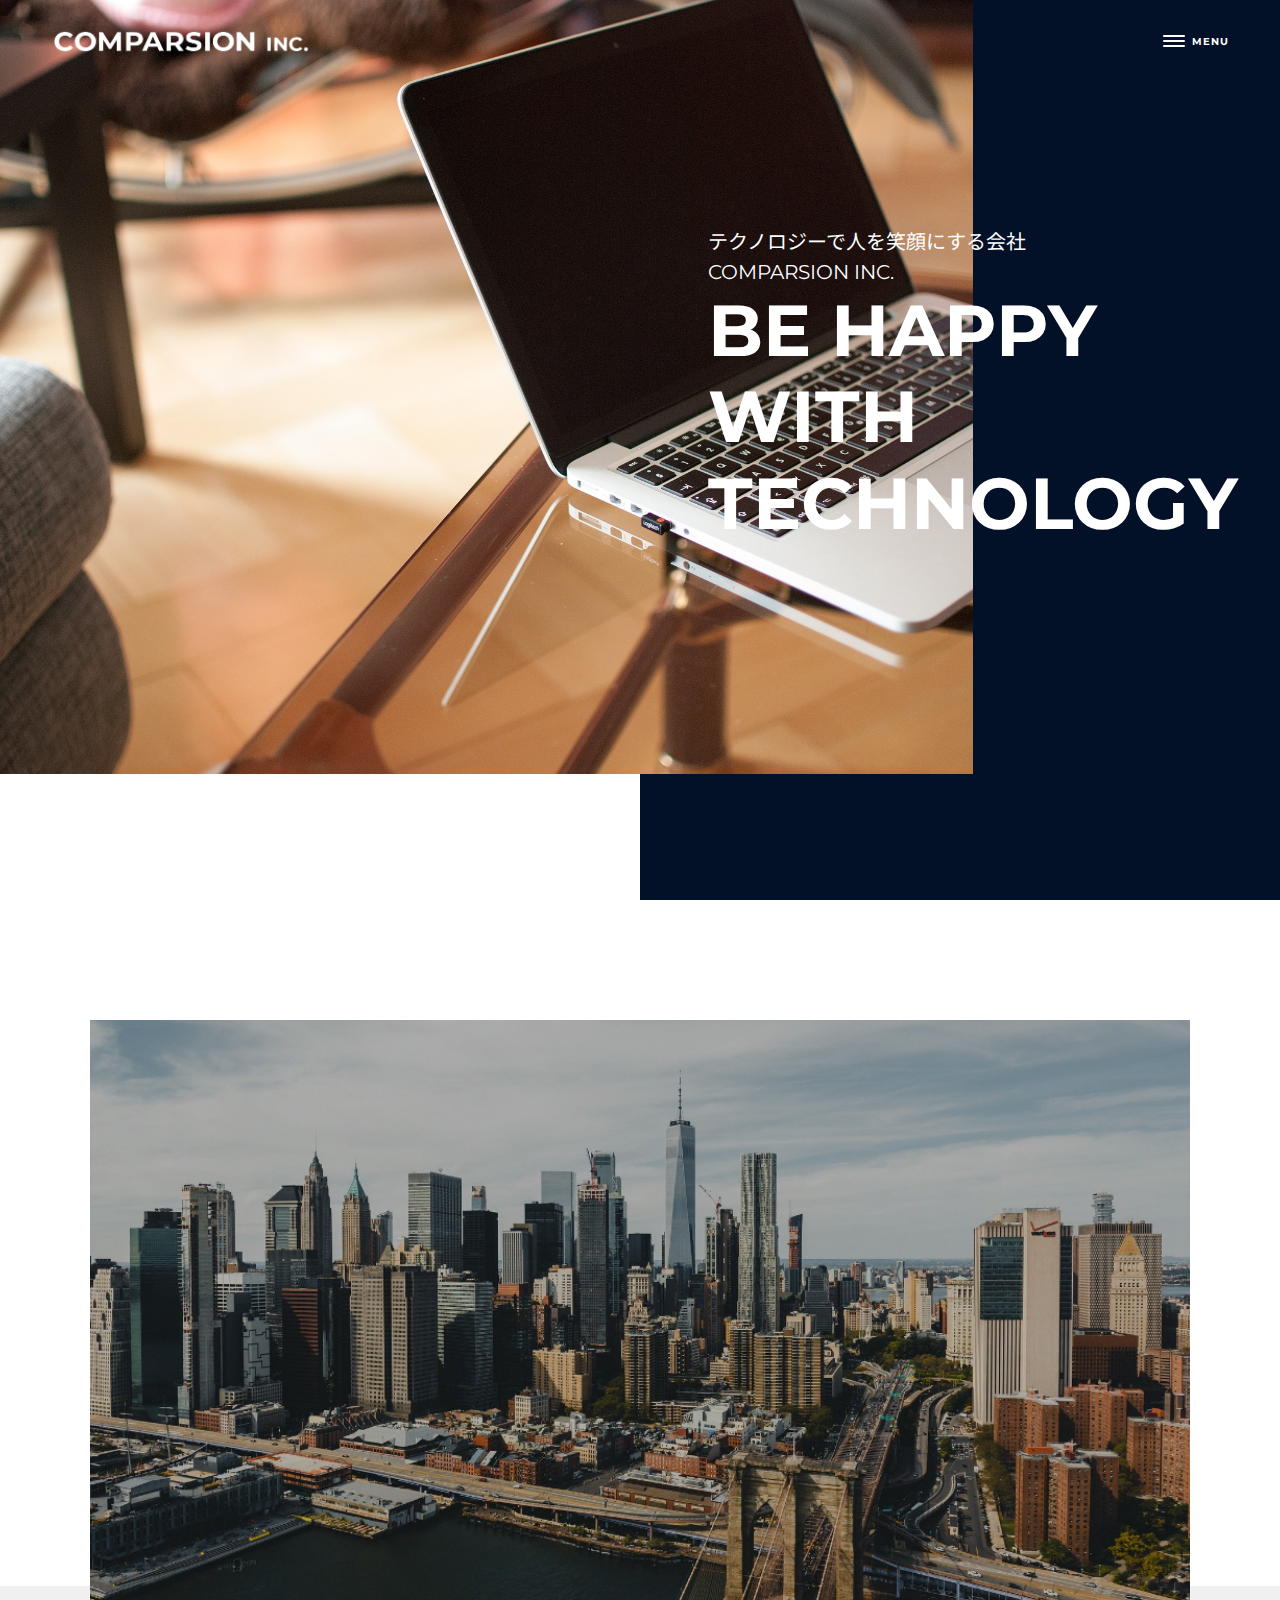
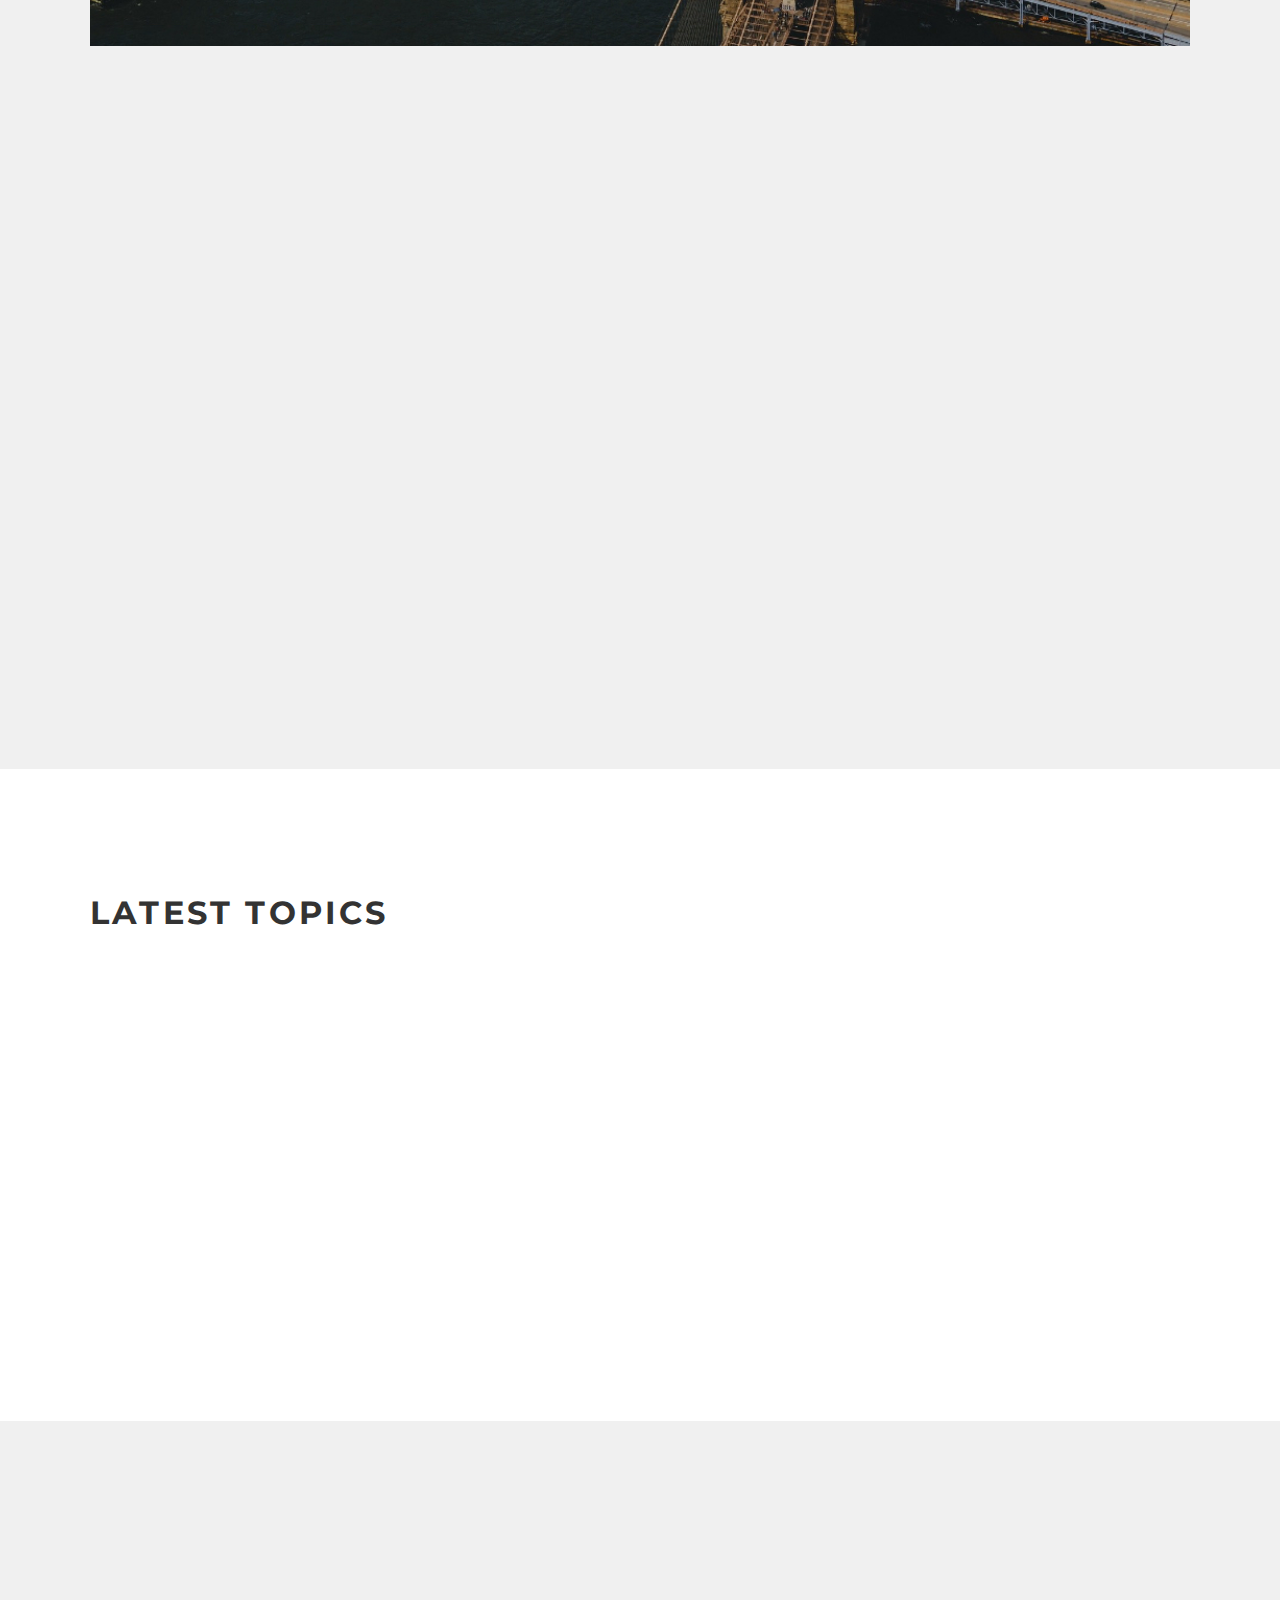
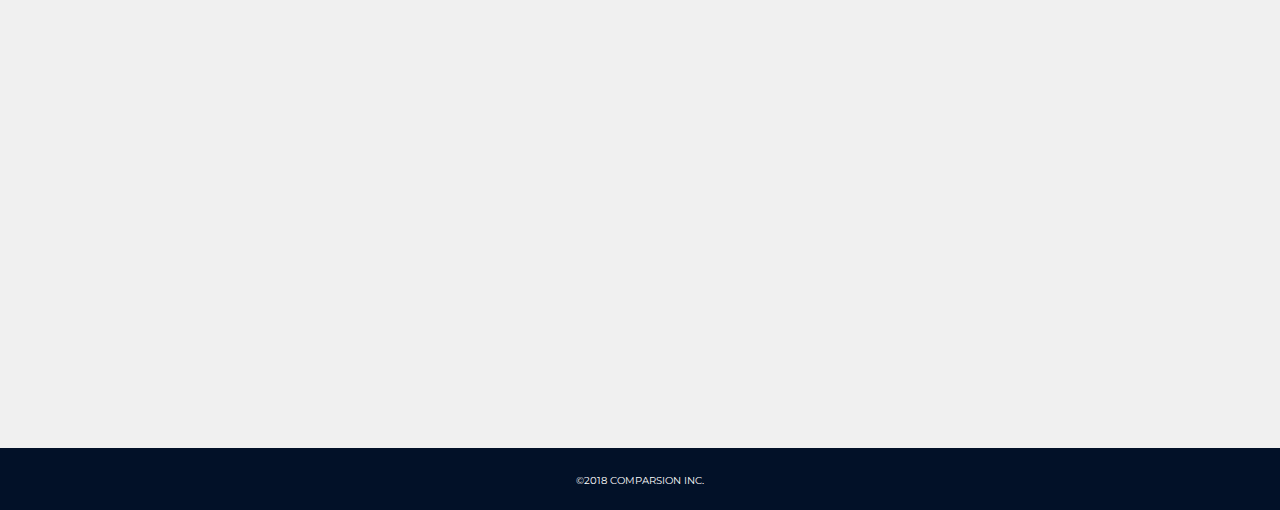
<file: index.html>
<!DOCTYPE html>
<html lang="ja">
<head>
    <meta charset="UTF-8">
    <meta http-equiv="X-UA-Compatible" content="IE=edge">
    <meta name="viewport" content="width=device-width, initial-scale=1.0">
    <title>テクノロジーで人を笑顔にする会社 | COMPARSION INC.</title>
    <link rel="stylesheet" href="./css/reset_YUI3.css">
    <link rel="preconnect" href="https://fonts.gstatic.com"> 
<link href="https://fonts.googleapis.com/css2?family=Montserrat:wght@500;800&family=Noto+Sans+JP:wght@400;700&display=swap" rel="stylesheet">
<link rel="stylesheet" href="./css/style.css">

<script src="./js/vendor/modernizr.custom.min.js"></script>
<script src="./js/vendor/jquery-1.10.2.min.js"></script>
<script src="./js/vendor/jquery-ui-1.10.3.custom.min.js"></script>
<script src="./js/vendor/jquery.mousewheel.js"></script>
<script src="./js/vendor/imagesloaded.pkgd.min.js"></script>
<script src="./js/script.js" defer></script>
</head>

<body>
    <!-- header -->
    <header id="header" class="header">
        <div class="header-inner">
            <h1 class="header-logo"><a href="#"><img src="./images/site-logo.png" alt="会社ロゴ"></a></h1>
            <div class="burger-btn-wp">
                <div class="burger-btn">
                    <span class="bar bar-top"></span>
                    <span class="bar bar-mid"></span>
                    <span class="bar bar-bottom"></span>
                </div>
                <div class="menu">menu</div>
            </div>
        </div>
        <nav id="header-nav" class="header-nav">
            <ul class="header-nav-list">
                <li class="header-nav-item"><a href="#">ー</a></li>
                <li class="header-nav-item"><a href="./about/about.html">ABOUT US</a></li>
                <li class="header-nav-item"><a href="#works">WORKS</a></li>
                <li class="header-nav-item"><a href="#culture">CULTURE</a></li>
                <li class="header-nav-item"><a href="#topics">TOPICS</a></li>
                <li class="header-nav-item"><a href="./contact/contact.html">CONTACT</a></li>
            </ul>
        </nav>
    </header>
    <span class="bg-mask"></span>
<main>
    <!-- fv -->
    <div class="fv">
        <div class="fv-inner">
            <div class="fv-txt">
                <div class="txt-small">テクノロジーで人を笑顔にする会社<br>
                COMPARSION INC.</div>
                <div class="txt-big">BE HAPPY <br>
                WITH <br>
                TECHNOLOGY</div>
            </div>
        </div>
    </div>
    <!-- about -->
    <section id="about">
        <div class="containerH">
            <div class="containerW">
                <div class="about-inner fade-animation">
                    <h2 class="section-title">ABOUT US</h2>
                    <div class="about-txt">
                        「テクノロジーの力を証明する」をビジョンに掲げております。今後テクノロジーが重要視されていくこの時代に、テクノロジーを活用したコンサルティング事業などを通して、力を証明したいと考えています。
                        企業価値や社会的信用力の向上に努めると同時に、「テクノロジーの力を証明する」というビジョンに向け、更なる飛躍を目指してまいります。
                    </div>
                    <a href="./about/about.html" class="btn">READ MORE</a>
                </div>
            </div>
        </div>
    </section>
    <div class="section-wpH">
        <div class="containerW section-wp">
            <!-- works -->
           <section id="works" class="fade-animation">
                <h2 class="section-title">WORKS</h2>
                <img src="./images/works-img.jpg" alt="worksイメージ写真">
                <div class="works-txt txt">COMPARSIONの制作実績を紹介します。</div>
                <button class="btn">READ MORE</button>
           </section>
           <!-- culture -->
            <section id="culture" class="fade-animation">
                <h2 class="section-title">CULTURE</h2>
                <img src="./images/culture-img.jpg" alt="cultureイメージ写真">
                <div class="culture-txt txt">COMPARSIONの社内文化について紹介します。</div>
                <button class="btn">READ MORE</button>
            </section>  
        </div>
    </div>
    <!-- topic -->
    <section id="topics">
        <div class="containerH">
            <div class="containerW">
                <h2 class="section-title">LATEST TOPICS</h2>
                <ul class="topic-list fade-animation">
                    <li class="topic-item">
                        <a href="#">
                            <time>2020.02.01</time>
                            <div class="topic-txt">イベントレポート「VRクリエイター座談会 〜5Gの次に来るもの〜」</div>
                        </a>
                    </li>
                    <li class="topic-item">
                        <a href="#">
                            <time>2020.01.18</time>
                            <div class="topic-txt">××新聞に掲載。弊社代表インタビュー</div>
                        </a>
                    </li>
                    <li class="topic-item">
                        <a href="#">
                            <time>2020.01.01</time>
                            <div class="topic-txt">新年明けましておめでとうございます</div>
                        </a>
                    </li>
                    <button class="btn">READ MORE</button>
                </ul>
            </div>
        </div>
    </section>
    <!-- contact -->
    <section id="contact">
        <div class="containerH">
            <div class="containerW">
                <div class="contact-inner fade-animation">
                    <h2 class="section-title">CONTACT</h2>
                    <div class="contact-txt">
                        仕事の依頼、IRや採用についての連絡・お問い合わせはコンタクトページから承っております。<br>
                        まずはお気軽にご連絡ください。担当者から改めて返信いたします。
                    </div>
                    <a href="./contact/contact.html" class="btn">READ MORE</a>
                </div>
                <div class="contact-inner fade-animation">
                    <img src="./images/contact-img.jpg" alt="contactイメージ写真">
                </div>
            </div>
        </div>
    </section>
</main>
<!-- footer -->
    <footer>
        <small>&copy;2018 COMPARSION INC.</small>
    </footer>
    
</body>
</html>
</file>
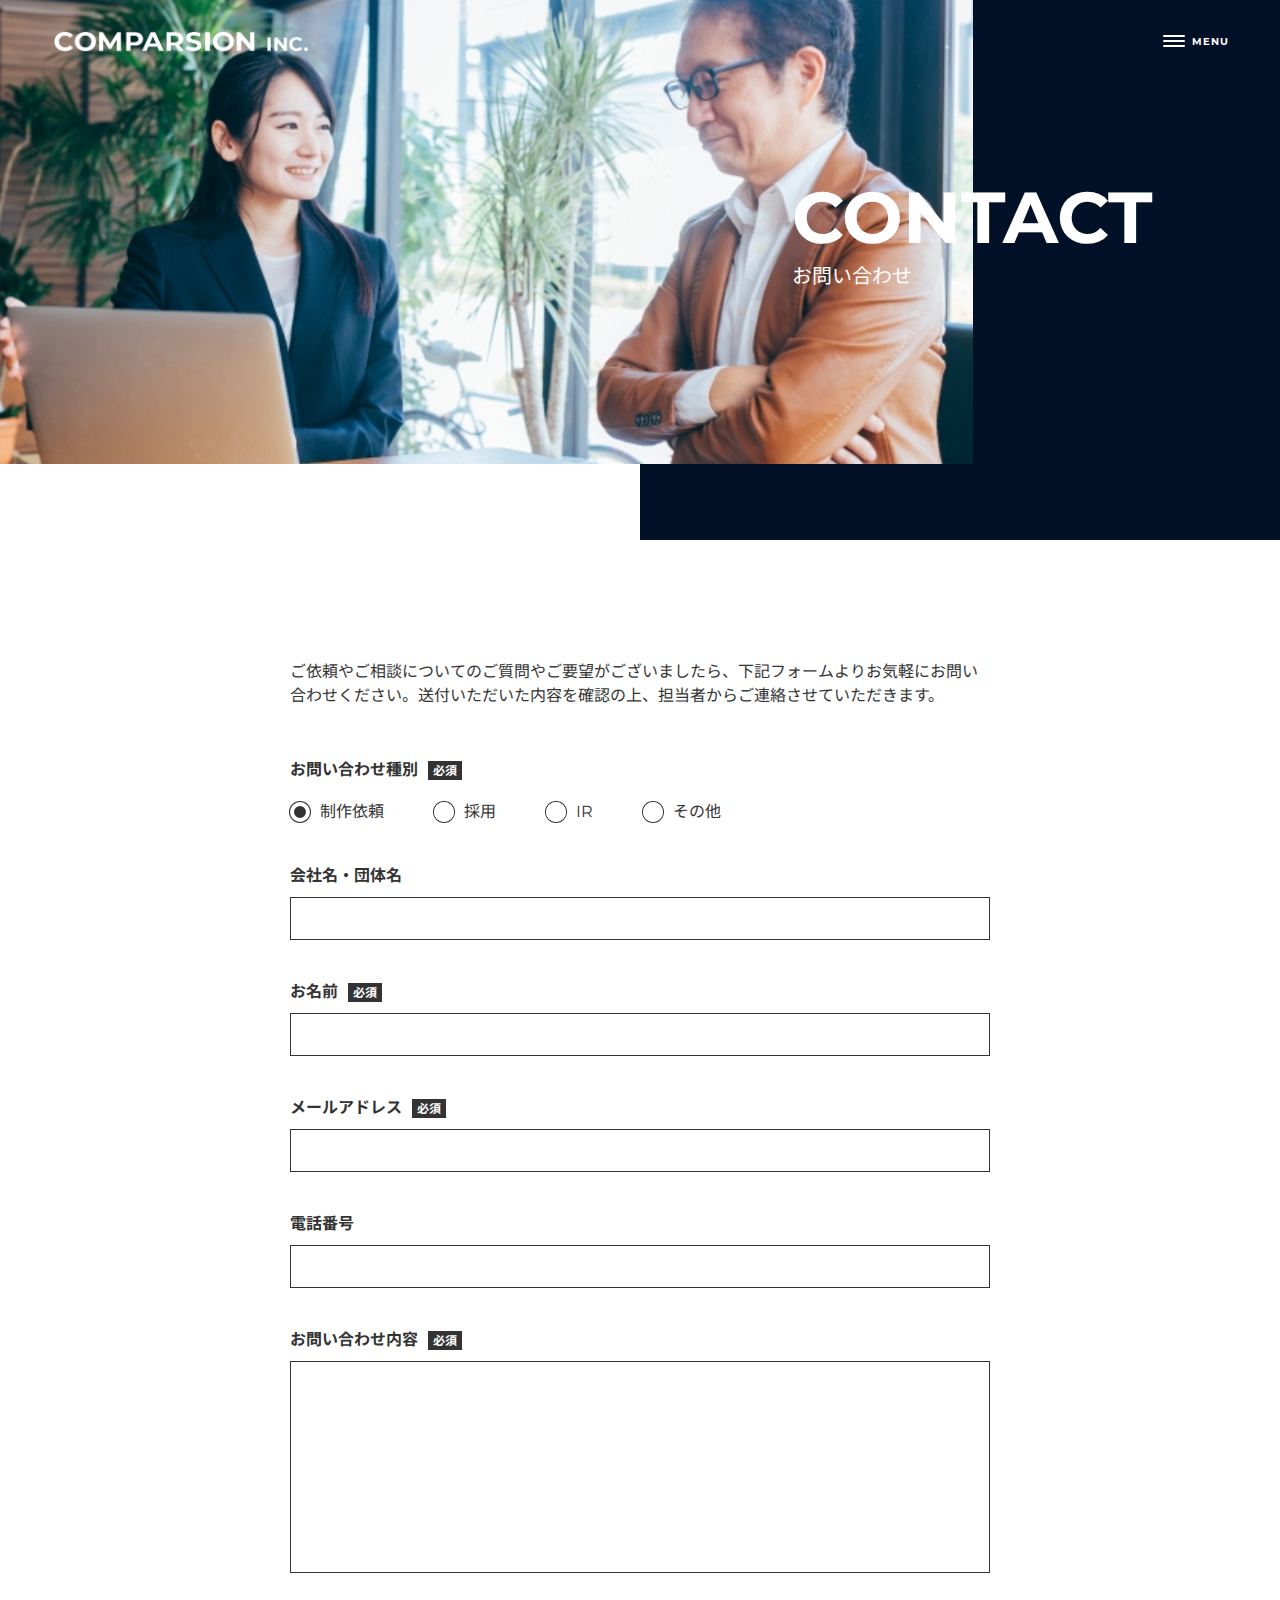
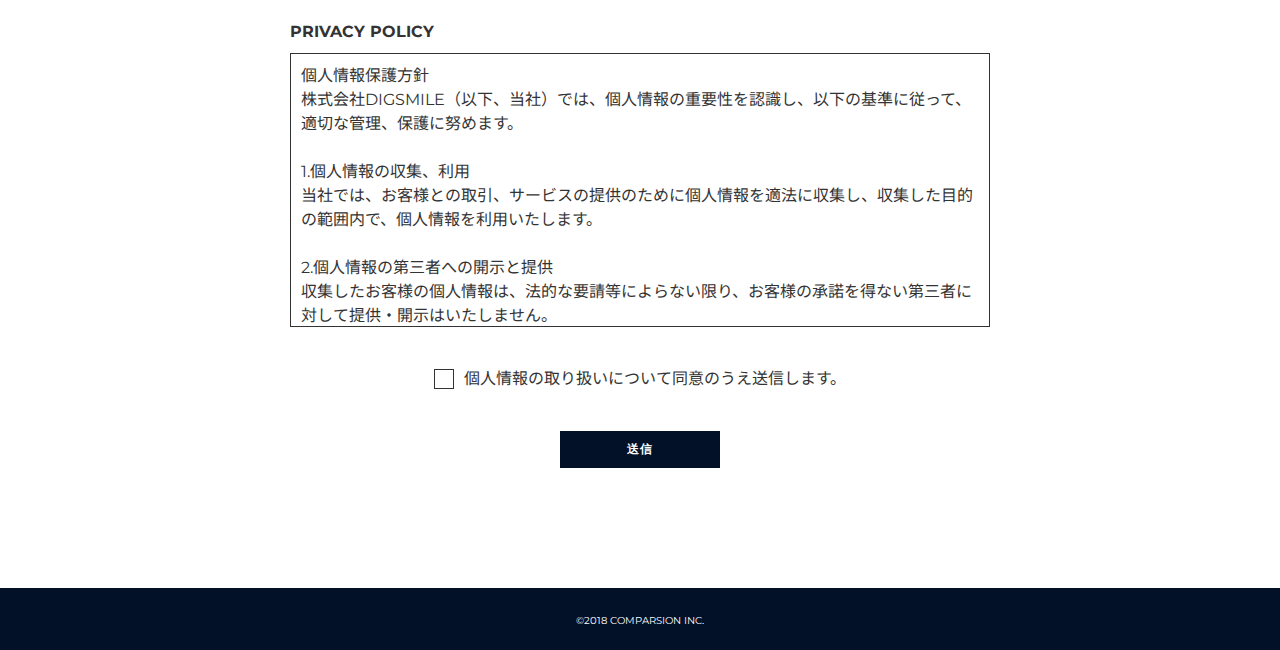
<file: contact/contact.html>
<!DOCTYPE html>
<html lang="ja">
<head>
    <meta charset="UTF-8">
    <meta http-equiv="X-UA-Compatible" content="IE=edge">
    <meta name="viewport" content="width=device-width, initial-scale=1.0">
    <title>CONTACT |　COMPARSION INC.</title>
    <link rel="preconnect" href="https://fonts.gstatic.com"> 
    <link href="https://fonts.googleapis.com/css2?family=Montserrat:wght@500;800&family=Noto+Sans+JP:wght@400;700&display=swap" rel="stylesheet">
    <link rel="stylesheet" href="../css/reset_YUI3.css">
    <link rel="stylesheet" href="../css/contact.css">

    <script src="../js/vendor/modernizr.custom.min.js"></script>
    <script src="../js/vendor/jquery-1.10.2.min.js"></script>
    <script src="../js/vendor/jquery-ui-1.10.3.custom.min.js"></script>
    <script src="../js/vendor/jquery.mousewheel.js"></script>
    <script src="../js/vendor/imagesloaded.pkgd.min.js"></script>
    <script src="../js/script.js" defer></script>
</head>

<body>
    <!-- header -->
    <header id="header">
        <div class="header-inner">
            <h1 class="header-logo"><a href="../index.html"><img src="../images/site-logo.png" alt="会社ロゴ"></a></h1>
            <div class="burger-btn-wp">
                <div class="burger-btn">
                    <span class="bar bar-top"></span>
                    <span class="bar bar-mid"></span>
                    <span class="bar bar-bottom"></span>
                </div>
                <div class="menu">menu</div>
            </div>
        </div>
        <nav id="header-nav" class="header-nav">
            <ul class="header-nav-list">
                <li class="header-nav-item"><a href="../index.html">ー</a></li>
                <li class="header-nav-item"><a href="../about/about.html">ABOUT US</a></li>
                <li class="header-nav-item"><a href="#works">WORKS</a></li>
                <li class="header-nav-item"><a href="#culture">CULTURE</a></li>
                <li class="header-nav-item"><a href="#topics">TOPICS</a></li>
                <li class="header-nav-item"><a href="#">CONTACT</a></li>
            </ul>
        </nav>
    </header>
    <span class="bg-mask"></span>

<main>

    <!-- fv -->
    <div class="fv">
        <div class="fv-inner">
            <div class="fv-txt">
                <div class="txt-big">CONTACT</div>
                <div class="txt-small">お問い合わせ</div>
            </div>
        </div>
        <span class="scroll">scroll</span>
    </div>

    <!-- form -->
    <div class="form-wp">
        <div class="containerH">
            <div class="containerW">
                <form action="">
                    <p class="form-lead">ご依頼やご相談についてのご質問やご要望がございましたら、下記フォームよりお気軽にお問い合わせください。送付いただいた内容を確認の上、担当者からご連絡させていただきます。</p>
                    <ul class="form-list">
                        <li class="form-item">
                            <p class="form-title radio-title">お問い合わせ種別<span class="required">必須</span></p>
                            <ul class="radio-list">
                                <li class="radio-item"><input type="radio" id="a" name="radio" checked><label for="a">制作依頼</label></li>
                                <li class="radio-item"><input type="radio" id="b" name="radio"><label for="b">採用</label></li>
                                <li class="radio-item"><input type="radio" id="c" name="radio"><label for="c">IR</label></li>
                                <li class="radio-item"><input type="radio" id="d" name="radio"><label for="d">その他</label></li>
                            </ul>
                        </li>
                        <li class="form-item">
                            <label for="company" class="form-title">会社名・団体名</label>
                            <input type="text" id="company"></li>
                        <li class="form-item">
                            <label for="name" class="form-title">お名前<span class="required">必須</span></label>
                            <input type="text" id="name"></li>
                        <li class="form-item">
                            <label for="email" class="form-title">メールアドレス<span class="required">必須</span></label>
                            <input type="text" id="email"></li>
                        <li class="form-item">
                            <label for="tel" class="form-title">電話番号</label>
                            <input type="text" id="tel"></li>
                        <li class="form-item">
                            <label for="message" class="form-title">お問い合わせ内容<span class="required">必須</span></label>
                            <textarea name="message" id="message" ></textarea>
                    </ul>
                    <p class="form-title">PRIVACY POLICY</p>
                    <div class="privacy-inner">
                        <p class="privacy-txt">
                            個人情報保護方針<br>
                            株式会社DIGSMILE（以下、当社）では、個人情報の重要性を認識し、以下の基準に従って、適切な管理、保護に努めます。<br><br>
                            
                            <h3 class="privacy-title">1.個人情報の収集、利用</h3>
                            当社では、お客様との取引、サービスの提供のために個人情報を適法に収集し、収集した目的の範囲内で、個人情報を利用いたします。<br><br>
                            
                            <h3 class="privacy-title">2.個人情報の第三者への開示と提供</h3>
                            収集したお客様の個人情報は、法的な要請等によらない限り、お客様の承諾を得ない第三者に対して提供・開示はいたしません。<br>
                            業務の都合上、業務委託先に個人情報を提供する場合は、機密保持契約等によって業務委託先に個人情報保護を義務付けるとともに、業務委託先が適切に個人情報を取り扱うように管理いたします。<br><br>
                            
                            <h3 class="privacy-title">3.個人情報の保護</h3>
                            当社では、個人情報の紛失、破壊、改ざん、不正アクセス、および漏えい等を防止するため、適切な対策を行います。<br><br>
                            
                            <h3 class="privacy-title">4.法令および関連規範の遵守</h3>
                            当社は、個人情報の取り扱いに関して、個人情報保護法をはじめとする個人情報に関する法令および関連する規範を遵守します。<br><br>
                            
                            <h3 class="privacy-title">5.個人情報の開示・訂正・削除</h3>
                            当社では、個人情報の開示・訂正・削除等の依頼があった場合、情報提供者本人であることを確認の上、すみやかに対応いたします。<br><br>
                            
                            法令や当社方針により、プライバシー・ポリシーを予告なく改訂することがあります。<br><br>
                            
                            <h3 class="privacy-title">お問い合わせ窓口</h3>
                            当社の個人情報の取扱いに関するお問い合わせは下記までご連絡お願いいたします。<br>
                            株式会社ファイアープレイス<br>
                            044-589-4333<br>
                            
                        </p>
                    </div>
                    <div class="check-wp">
                        <input type="checkbox" id="check">
                        <label for="check">個人情報の取り扱いについて同意のうえ送信します。</label>
                    </div>
                    <div class="btn-wp">
                        <button class="form-btn">送信</button>
                    </div>
                </form>
            </div>
        </div>
    </div>
</main>

<!-- footer -->
    <footer>
        <small>&copy;2018 COMPARSION INC.</small>
    </footer>
    
</body>
</html>
</file>
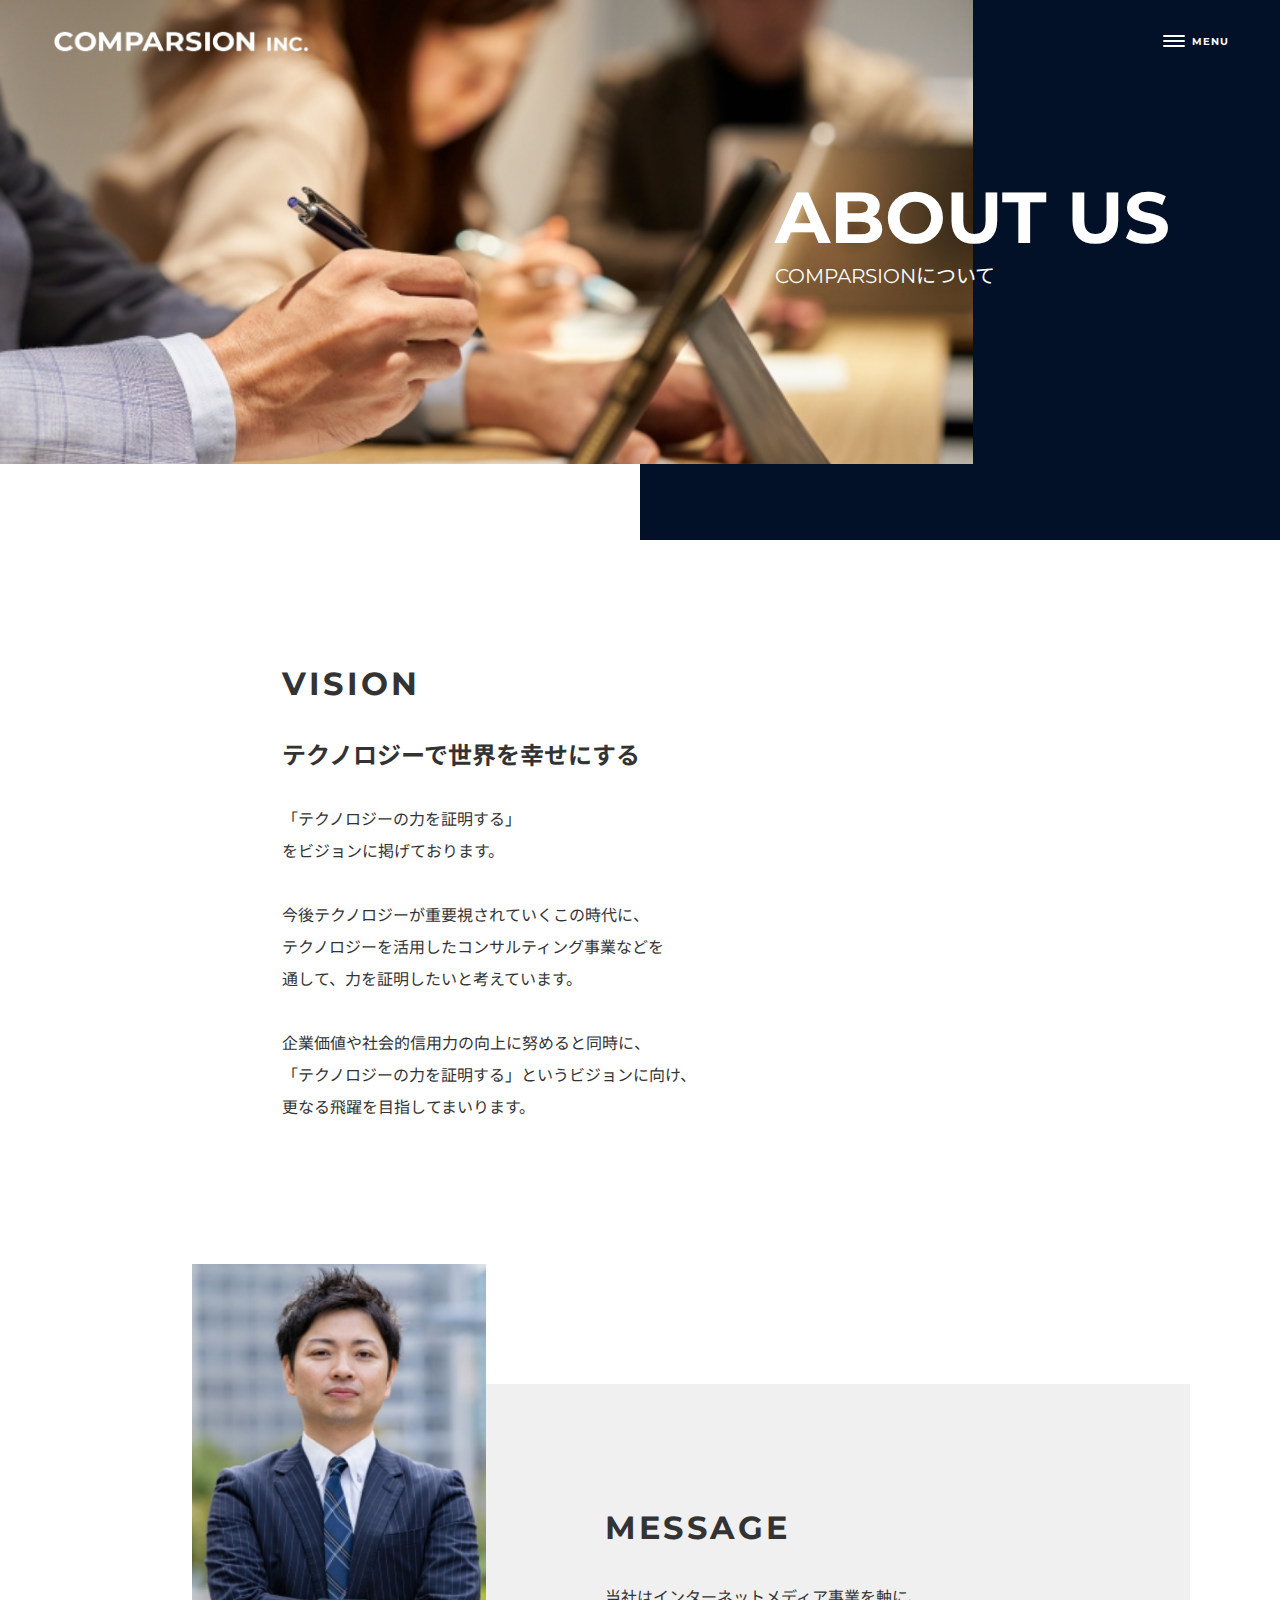
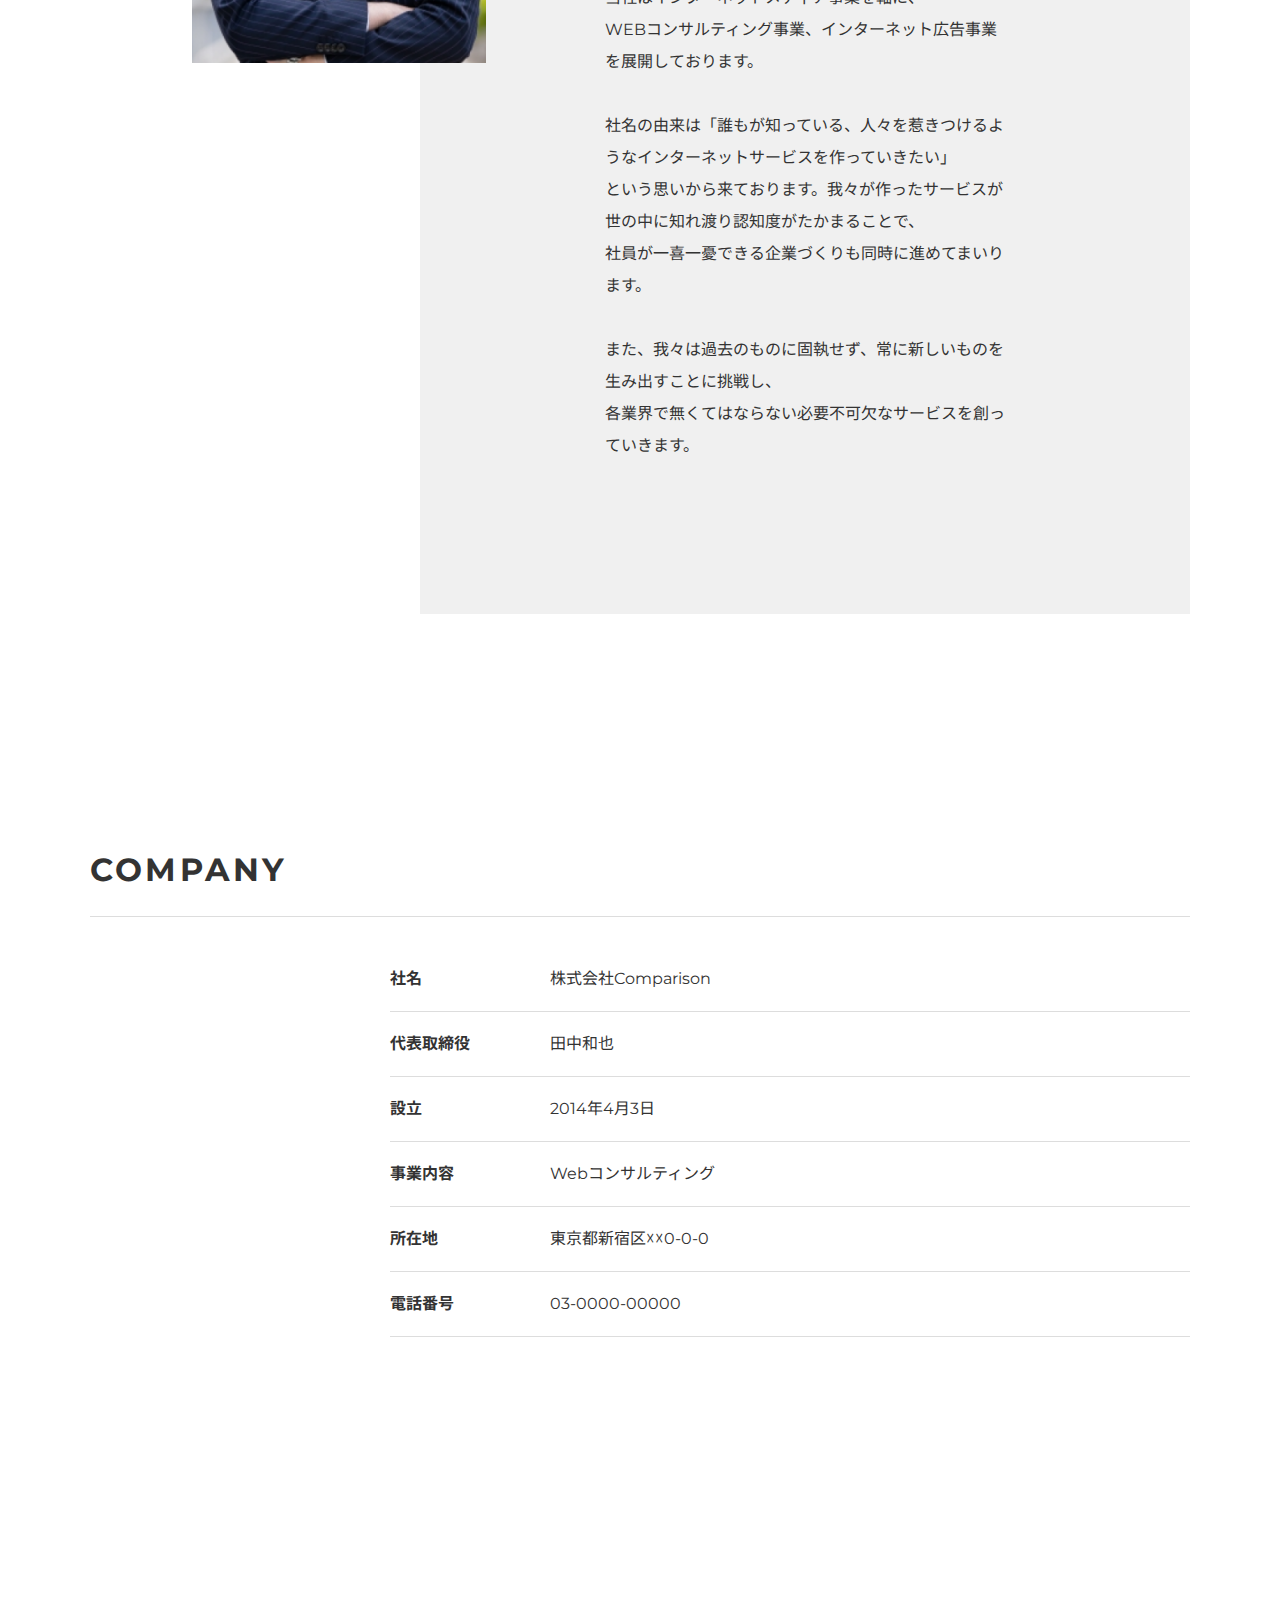
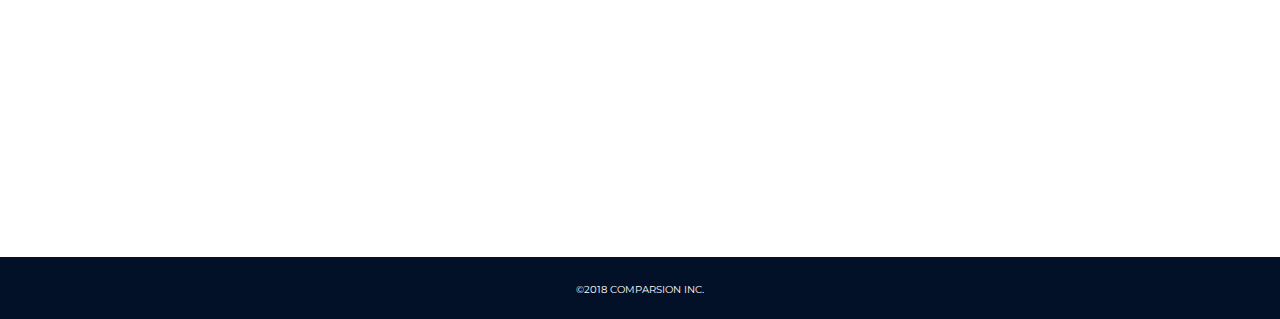
<file: docs/0714S/about/about.html>
<!DOCTYPE html>
<html lang="ja">
<head>
    <meta charset="UTF-8">
    <meta http-equiv="X-UA-Compatible" content="IE=edge">
    <meta name="viewport" content="width=device-width, initial-scale=1.0">
    <title>ABOUT US |　COMPARSION INC.</title>
    <link rel="preconnect" href="https://fonts.gstatic.com"> 
<link href="https://fonts.googleapis.com/css2?family=Montserrat:wght@500;800&family=Noto+Sans+JP:wght@400;700&display=swap" rel="stylesheet">
    <link rel="stylesheet" href="../css/reset_YUI3.css">
    <link rel="stylesheet" href="../css/about.css">
</head>

<body>
    <!-- header -->
    <!-- header -->
    <header id="header">
        <div class="header-inner">
            <h1 class="header-logo"><a href="#"><img src="../images/site-logo.png" alt="会社ロゴ"></a></h1>
            <div class="burger-btn-wp">
                <div class="burger-btn">
                    <span class="bar bar-top"></span>
                    <span class="bar bar-mid"></span>
                    <span class="bar bar-bottom"></span>
                </div>
                <div class="menu">menu</div>
            </div>
        </div>
        <nav id="header-nav" class="header-nav">
            <ul class="header-nav-list">
                <li class="header-nav-item"><a href="#">ー</a></li>
                <li class="header-nav-item"><a href="#about">ABOUT US</a></li>
                <li class="header-nav-item"><a href="#works">WORKS</a></li>
                <li class="header-nav-item"><a href="#culture">CULTURE</a></li>
                <li class="header-nav-item"><a href="#topics">TOPICS</a></li>
                <li class="header-nav-item"><a href="#contact">CONTACT</a></li>
            </ul>
        </nav>
    </header>

<main>

    <!-- fv -->
    <div class="fv">
        <div class="fv-inner">
            <div class="fv-txt">
                <div class="txt-big">ABOUT US</div>
                <div class="txt-small">COMPARSIONについて</div>
            </div>
        </div>
    </div>

    <section id="vision">
        <!-- vision -->
        <div class="containerH">
            <div class="containerW">
                <div class="vision-inner">
                    <h2 class="section-title">VISION</h2>
                    <div class="vision-lead">テクノロジーで世界を幸せにする</div>
                    <p class="vision-txt txt">
                        「テクノロジーの力を証明する」<br>
                        をビジョンに掲げております。<br><br>
                        今後テクノロジーが重要視されていくこの時代に、<br>
                        テクノロジーを活用したコンサルティング事業などを<br>
                        通して、力を証明したいと考えています。<br><br>
                        企業価値や社会的信用力の向上に努めると同時に、<br>
                        「テクノロジーの力を証明する」というビジョンに向け、<br>
                        更なる飛躍を目指してまいります。
                    </p>                 
                </div>
            </div>
        </div>
    </section>

    <!-- message -->
    <section id="message">
        <div class="containerH">
            <div class="containerW">
                <div class="message-inner">
                    <div class="message-txt">
                        <h2 class="section-title">MESSAGE</h2>
                        <p class="message-txt txt">
                            当社はインターネットメディア事業を軸に、<br>
                            WEBコンサルティング事業、インターネット広告事業を展開しております。<br><br>

                            社名の由来は「誰もが知っている、人々を惹きつけるようなインターネットサービスを作っていきたい」<br>
                            という思いから来ております。我々が作ったサービスが世の中に知れ渡り認知度がたかまることで、<br>
                            社員が一喜一憂できる企業づくりも同時に進めてまいります。<br><br>

                            また、我々は過去のものに固執せず、常に新しいものを生み出すことに挑戦し、<br>
                            各業界で無くてはならない必要不可欠なサービスを創っていきます。<br><br>
                        </p>                   
                    </div>
                </div>
                <div class="img-wp"><img src="../images/社長写真.png" alt="社長写真"></div>
            </div>
        </div>
    </section>

    <!-- company -->
    <section id="company">
        <div class="containerH">
            <div class="containerW">
                <h2 class="section-title">COMPANY</h2>
                <div class="company-inner">
                    <dl>
                        <div class="company-item">
                            <dt class="company-title">社名</dt>
                            <dd>株式会社Comparison</dd>
                        </div>
                        <div class="company-item">
                            <dt class="company-title">代表取締役</dt>
                            <dd>田中和也</dd>
                        </div>
                        <div class="company-item">
                            <dt class="company-title">設立</dt>
                            <dd>2014年4月3日</dd>
                        </div>
                        <div class="company-item">
                            <dt class="company-title">事業内容</dt>
                            <dd>Webコンサルティング</dd>
                        </div>
                        <div class="company-item">
                            <dt class="company-title">所在地</dt>
                            <dd>東京都新宿区☓☓0-0-0</dd>
                        </div>
                        <div class="company-item">
                            <dt class="company-title">電話番号</dt>
                            <dd>03-0000-00000</dd>
                        </div>
                    </dl>
                </div>
                <div class="map-wp">
                    <iframe src="https://www.google.com/maps/embed?pb=!1m18!1m12!1m3!1d3240.4878371945692!2d139.69837725053227!3d35.68961103702316!2m3!1f0!2f0!3f0!3m2!1i1024!2i768!4f13.1!3m3!1m2!1s0x60188cd0d6b1ba1f%3A0x1c32a1f1ecacfdd5!2z5paw5a6_6aeF!5e0!3m2!1sja!2sjp!4v1617236278623!5m2!1sja!2sjp" 
                    width="100%" height="100%" style="border:0;" allowfullscreen="" loading="lazy"></iframe></div>
            </div>
        </div>
    </section>
</main>

<!-- footer -->
    <footer>
        <small>&copy;2018 COMPARSION INC.</small>
    </footer>
    
</body>
</html>
</file>
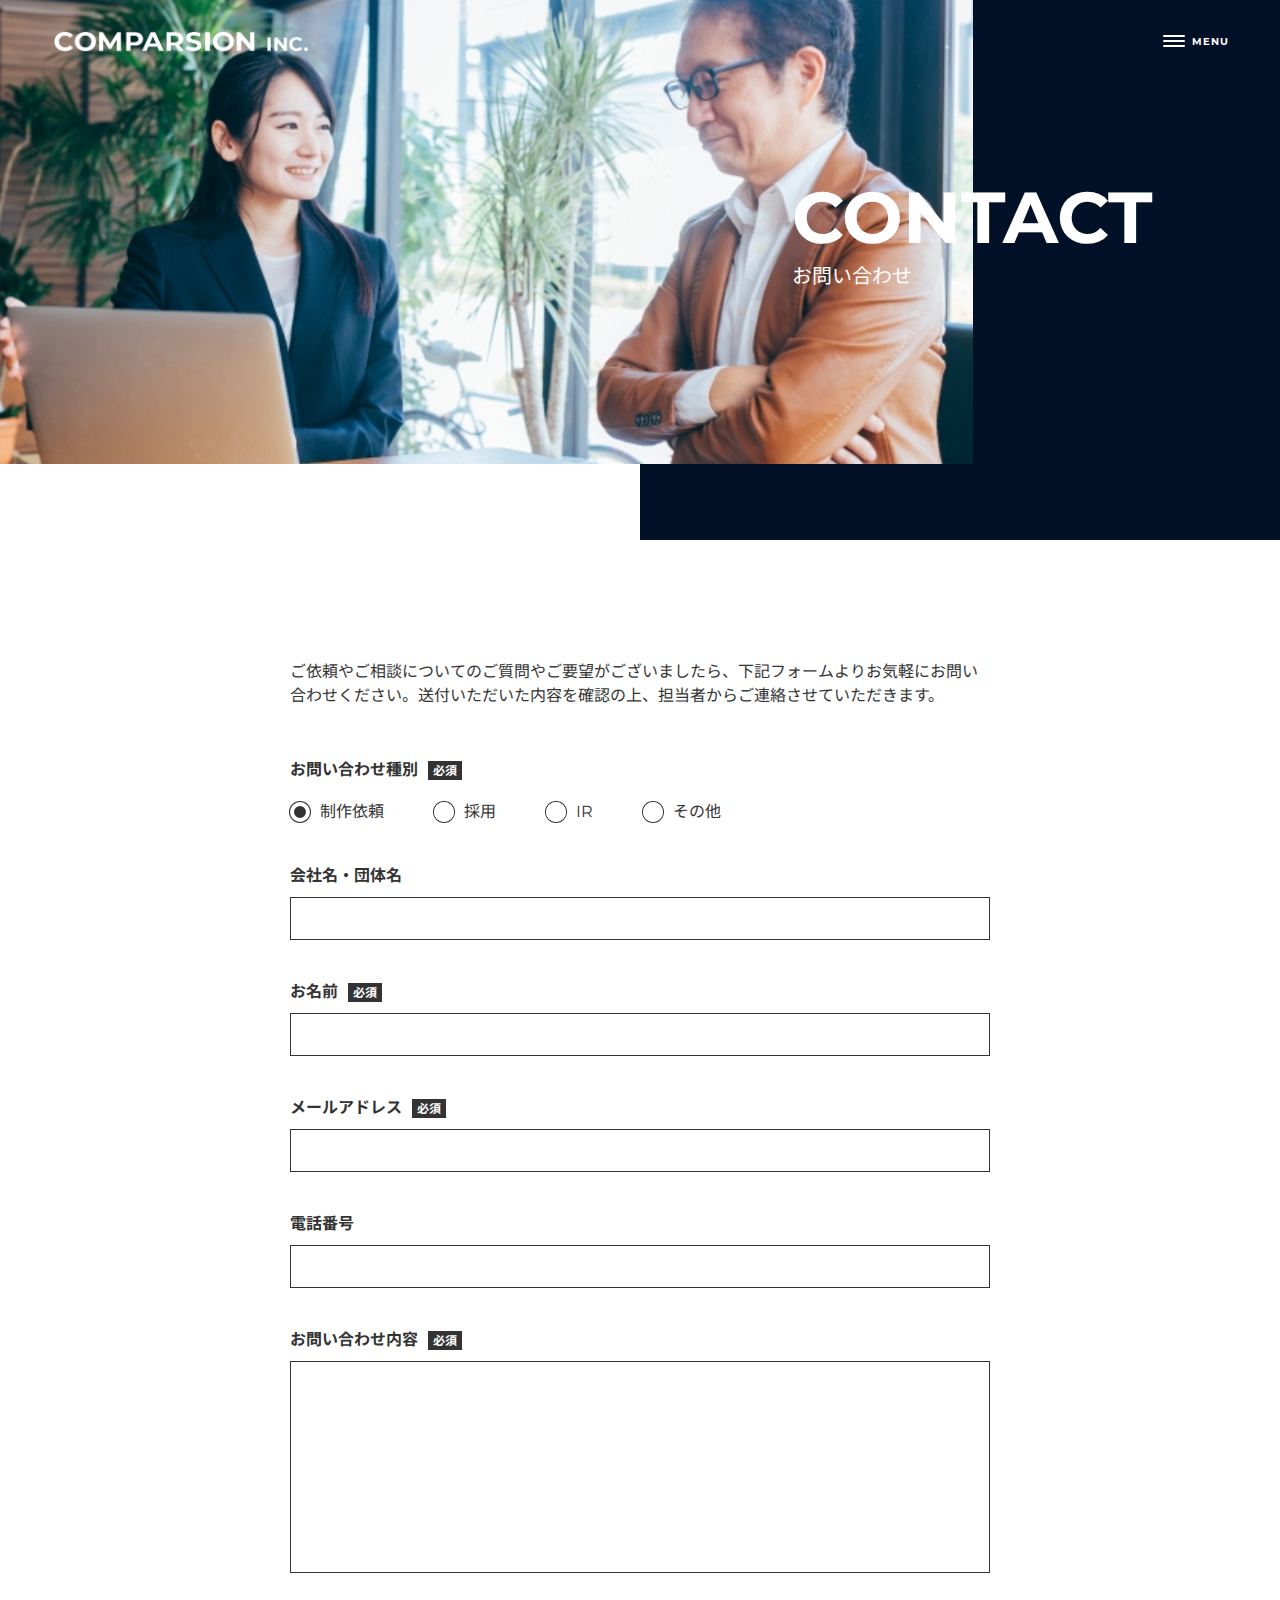
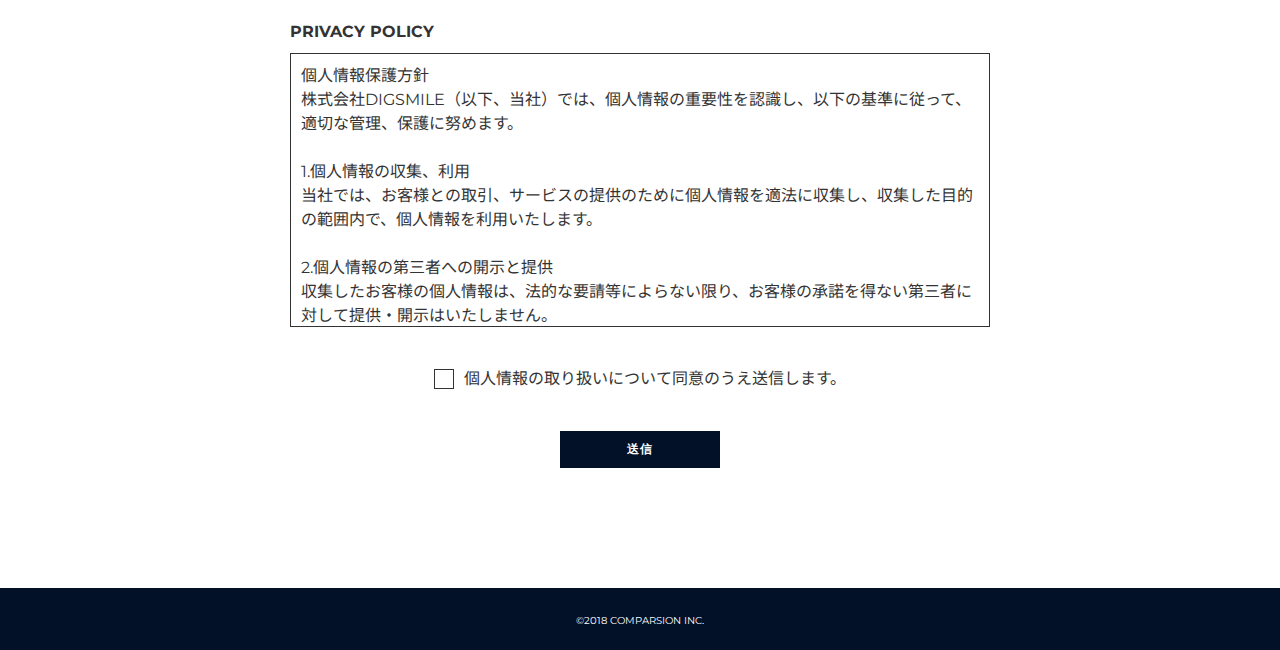
<file: docs/0714S/contact/contact.html>
<!DOCTYPE html>
<html lang="ja">
<head>
    <meta charset="UTF-8">
    <meta http-equiv="X-UA-Compatible" content="IE=edge">
    <meta name="viewport" content="width=device-width, initial-scale=1.0">
    <title>CONTACT |　COMPARSION INC.</title>
    <link rel="preconnect" href="https://fonts.gstatic.com"> 
<link href="https://fonts.googleapis.com/css2?family=Montserrat:wght@500;800&family=Noto+Sans+JP:wght@400;700&display=swap" rel="stylesheet">
    <link rel="stylesheet" href="../css/reset_YUI3.css">
    <link rel="stylesheet" href="../css/contact.css">
</head>

<body>
    <!-- header -->
    <header id="header">
        <div class="header-inner">
            <h1 class="header-logo"><a href="#"><img src="../images/site-logo.png" alt="会社ロゴ"></a></h1>
            <div class="burger-btn-wp">
                <div class="burger-btn">
                    <span class="bar bar-top"></span>
                    <span class="bar bar-mid"></span>
                    <span class="bar bar-bottom"></span>
                </div>
                <div class="menu">menu</div>
            </div>
        </div>
        <nav id="header-nav" class="header-nav">
            <ul class="header-nav-list">
                <li class="header-nav-item"><a href="#">ー</a></li>
                <li class="header-nav-item"><a href="#about">ABOUT US</a></li>
                <li class="header-nav-item"><a href="#works">WORKS</a></li>
                <li class="header-nav-item"><a href="#culture">CULTURE</a></li>
                <li class="header-nav-item"><a href="#topics">TOPICS</a></li>
                <li class="header-nav-item"><a href="#contact">CONTACT</a></li>
            </ul>
        </nav>
    </header>

<main>

    <!-- fv -->
    <div class="fv">
        <div class="fv-inner">
            <div class="fv-txt">
                <div class="txt-big">CONTACT</div>
                <div class="txt-small">お問い合わせ</div>
            </div>
        </div>
        <span class="scroll">scroll</span>
    </div>

    <!-- form -->
    <div class="form-wp">
        <div class="containerH">
            <div class="containerW">
                <form action="">
                    <p class="form-lead">ご依頼やご相談についてのご質問やご要望がございましたら、下記フォームよりお気軽にお問い合わせください。送付いただいた内容を確認の上、担当者からご連絡させていただきます。</p>
                    <ul class="form-list">
                        <li class="form-item">
                            <p class="form-title radio-title">お問い合わせ種別<span class="required">必須</span></p>
                            <ul class="radio-list">
                                <li class="radio-item"><input type="radio" id="a" name="radio" checked><label for="a">制作依頼</label></li>
                                <li class="radio-item"><input type="radio" id="b" name="radio"><label for="b">採用</label></li>
                                <li class="radio-item"><input type="radio" id="c" name="radio"><label for="c">IR</label></li>
                                <li class="radio-item"><input type="radio" id="d" name="radio"><label for="d">その他</label></li>
                            </ul>
                        </li>
                        <li class="form-item">
                            <label for="company" class="form-title">会社名・団体名</label>
                            <input type="text" id="company"></li>
                        <li class="form-item">
                            <label for="name" class="form-title">お名前<span class="required">必須</span></label>
                            <input type="text" id="name"></li>
                        <li class="form-item">
                            <label for="email" class="form-title">メールアドレス<span class="required">必須</span></label>
                            <input type="text" id="email"></li>
                        <li class="form-item">
                            <label for="tel" class="form-title">電話番号</label>
                            <input type="text" id="tel"></li>
                        <li class="form-item">
                            <label for="message" class="form-title">お問い合わせ内容<span class="required">必須</span></label>
                            <textarea name="message" id="message" ></textarea>
                    </ul>
                    <p class="form-title">PRIVACY POLICY</p>
                    <div class="privacy-inner">
                        <p class="privacy-txt">
                            個人情報保護方針<br>
                            株式会社DIGSMILE（以下、当社）では、個人情報の重要性を認識し、以下の基準に従って、適切な管理、保護に努めます。<br><br>
                            
                            <h3 class="privacy-title">1.個人情報の収集、利用</h3>
                            当社では、お客様との取引、サービスの提供のために個人情報を適法に収集し、収集した目的の範囲内で、個人情報を利用いたします。<br><br>
                            
                            <h3 class="privacy-title">2.個人情報の第三者への開示と提供</h3>
                            収集したお客様の個人情報は、法的な要請等によらない限り、お客様の承諾を得ない第三者に対して提供・開示はいたしません。<br>
                            業務の都合上、業務委託先に個人情報を提供する場合は、機密保持契約等によって業務委託先に個人情報保護を義務付けるとともに、業務委託先が適切に個人情報を取り扱うように管理いたします。<br><br>
                            
                            <h3 class="privacy-title">3.個人情報の保護</h3>
                            当社では、個人情報の紛失、破壊、改ざん、不正アクセス、および漏えい等を防止するため、適切な対策を行います。<br><br>
                            
                            <h3 class="privacy-title">4.法令および関連規範の遵守</h3>
                            当社は、個人情報の取り扱いに関して、個人情報保護法をはじめとする個人情報に関する法令および関連する規範を遵守します。<br><br>
                            
                            <h3 class="privacy-title">5.個人情報の開示・訂正・削除</h3>
                            当社では、個人情報の開示・訂正・削除等の依頼があった場合、情報提供者本人であることを確認の上、すみやかに対応いたします。<br><br>
                            
                            法令や当社方針により、プライバシー・ポリシーを予告なく改訂することがあります。<br><br>
                            
                            <h3 class="privacy-title">お問い合わせ窓口</h3>
                            当社の個人情報の取扱いに関するお問い合わせは下記までご連絡お願いいたします。<br>
                            株式会社ファイアープレイス<br>
                            044-589-4333<br>
                            
                        </p>
                    </div>
                    <div class="check-wp">
                        <input type="checkbox" id="check">
                        <label for="check">個人情報の取り扱いについて同意のうえ送信します。</label>
                    </div>
                    <div class="btn-wp">
                        <button class="form-btn">送信</button>
                    </div>
                </form>
            </div>
        </div>
    </div>
</main>

<!-- footer -->
    <footer>
        <small>&copy;2018 COMPARSION INC.</small>
    </footer>
    
</body>
</html>
</file>
<file: css/style.css>
@charset "UTF-8";
.fade-animation {
  opacity: 0;
  -webkit-transform: translateY(50px);
          transform: translateY(50px);
}

.fade-animation.show {
  opacity: 1;
  -webkit-transition: 1s;
  transition: 1s;
  -webkit-transform: translateY(0px);
          transform: translateY(0px);
}

.burger-btn-wp.cross .bar {
  -webkit-transition: .3s;
  transition: .3s;
}

.burger-btn-wp.cross .bar-top {
  -webkit-transform: translate(10%, 5px) rotate(45deg);
          transform: translate(10%, 5px) rotate(45deg);
}

.burger-btn-wp.cross .bar-mid {
  opacity: 0;
}

.burger-btn-wp.cross .bar-bottom {
  -webkit-transform: translate(10%, -5px) rotate(-45deg);
          transform: translate(10%, -5px) rotate(-45deg);
}

.header-nav.open {
  opacity: 1;
  width: 40%;
  -webkit-transition: .3s;
  transition: .3s;
}

@media screen and (max-width: 1024px) {
  .header-nav.open {
    width: 50%;
  }
}

@media screen and (max-width: 599px) {
  .header-nav.open {
    width: 100%;
  }
}

.header-nav.open .header-nav-item a {
  display: block;
}

.bg-mask.open {
  position: absolute;
  width: 100%;
  height: 100vh;
  background-color: #000;
  opacity: .6;
  z-index: 1;
  -webkit-transition: .3s;
  transition: .3s;
}

body.hidden {
  overflow: hidden;
}

/*　base------------------------------------------------------------*/
html {
  font-size: 62.5%;
}

body {
  font-size: 1.6rem;
  color: #333333;
  font-family: "Montserrat", "Noto Sans JP", sans-serif;
  line-height: 1.5;
}

@media screen and (max-width: 599px) {
  body {
    font-size: 1.4rem;
  }
}

img {
  width: 100%;
  vertical-align: bottom;
}

a {
  text-decoration: none;
  display: block;
}

.containerH {
  padding: 60px 0;
}

.containerH:first-of-type {
  padding-top: 120px;
}

.containerH:last-of-type {
  padding-bottom: 120px;
}

@media screen and (max-width: 1024px) {
  .containerH {
    padding: 80px 0;
  }
}

@media screen and (max-width: 599px) {
  .containerH {
    padding: 40px 0;
  }
  .containerH:first-of-type {
    padding-top: 78px;
  }
  .containerH:last-of-type {
    padding-bottom: 40px;
  }
}

.containerW {
  max-width: 1100px;
  margin: 0 auto;
  padding: 0 4vw;
}

.section-title {
  font-size: 3.2rem;
  font-weight: bold;
  letter-spacing: 0.1em;
  margin-bottom: 30px;
}

@media screen and (max-width: 599px) {
  .section-title {
    font-size: 2.8rem;
  }
}

.btn {
  display: block;
  background-color: #021128;
  padding: 10px 40px;
  font-size: 1.2rem;
  font-weight: bold;
  text-transform: uppercase;
  color: #fff;
  letter-spacing: 0.1em;
  border: none;
  margin-top: 30px;
}

.btn:hover {
  opacity: .6;
  -webkit-transition: .3s;
  transition: .3s;
  cursor: pointer;
}

a.btn {
  display: inline-block;
}

/*　header------------------------------------------------------------*/
header {
  height: 80px;
  padding: 27px 0;
  position: absolute;
  top: 0;
  width: 100%;
  z-index: 3;
}

.header-inner {
  max-width: 1324px;
  margin: 0 auto;
  padding: 0 4vw;
  display: -webkit-box;
  display: -ms-flexbox;
  display: flex;
  -webkit-box-pack: justify;
      -ms-flex-pack: justify;
          justify-content: space-between;
  -webkit-box-align: center;
      -ms-flex-align: center;
          align-items: center;
}

.header-logo {
  width: 266px;
}

@media screen and (max-width: 1024px) {
  .header-logo {
    width: 189px;
  }
}

.burger-btn-wp {
  display: -webkit-box;
  display: -ms-flexbox;
  display: flex;
  -webkit-box-align: center;
      -ms-flex-align: center;
          align-items: center;
  position: relative;
  z-index: 3;
}

.burger-btn-wp .burger-btn {
  margin-right: 7px;
}

.burger-btn-wp .bar {
  display: block;
  width: 22px;
  height: 2px;
  background-color: #fff;
  border-radius: 1px;
  -webkit-transition: .3s;
  transition: .3s;
}

.burger-btn-wp .bar-top,
.burger-btn-wp .bar-mid {
  margin-bottom: 3px;
}

.burger-btn-wp .menu {
  text-transform: uppercase;
  font-weight: bold;
  color: #fff;
  font-size: 1rem;
  letter-spacing: 0.1em;
}

.burger-btn-wp:hover {
  cursor: pointer;
}

.header-nav {
  width: 0%;
  height: 100vh;
  min-height: 550px;
  position: absolute;
  top: 0;
  right: 0;
  z-index: 2;
  background-color: #021128;
  -webkit-transition: .3s;
  transition: .3s;
  opacity: 0;
}

.header-nav .header-nav-list {
  padding: 180px 0;
  text-align: center;
}

.header-nav-item {
  margin-bottom: 30px;
}

.header-nav-item a {
  color: #fff;
  font-size: 2rem;
  font-weight: bold;
  display: none;
}

@media screen and (max-width: 599px) {
  .header-nav {
    width: 100%;
  }
}

/*　fv------------------------------------------------------------*/
.fv {
  height: 100vh;
  min-height: 550px;
  position: relative;
}

.fv .fv-inner {
  width: 76%;
  height: 86%;
  background-image: url(../images/fv-img.jpg);
  background-size: cover;
  background-position: center 0;
  position: relative;
}

@media screen and (max-width: 599px) {
  .fv .fv-inner {
    background-position: bottom right;
  }
}

.fv .fv-txt {
  position: absolute;
  top: 50%;
  right: 0;
  -webkit-transform: translate(50%, -50%);
          transform: translate(50%, -50%);
  color: #fff;
}

@media screen and (max-width: 1024px) {
  .fv .fv-txt {
    -webkit-transform: translate(40%, -50%);
            transform: translate(40%, -50%);
  }
}

@media screen and (max-width: 599px) {
  .fv .fv-txt {
    -webkit-transform: translate(20%, -50%);
            transform: translate(20%, -50%);
  }
}

.fv .txt-small {
  font-size: 2rem;
}

@media screen and (max-width: 1024px) {
  .fv .txt-small {
    font-size: 1.6rem;
  }
}

.fv .txt-big {
  font-size: 7.2rem;
  font-weight: bold;
  line-height: 1.2;
}

@media screen and (max-width: 1024px) {
  .fv .txt-big {
    font-size: 5.6rem;
  }
}

@media screen and (max-width: 599px) {
  .fv .txt-big {
    font-size: 4rem;
  }
}

.fv::after {
  content: "";
  display: block;
  width: 50%;
  height: 100%;
  background-color: #021128;
  position: absolute;
  top: 0;
  right: 0;
  z-index: -1;
}

/*　about------------------------------------------------------------*/
#about {
  position: relative;
}

#about .containerW {
  background-image: url(../images/about-img.jpg);
  background-size: cover;
  background-position: center;
  padding: 110px 0 110px 50px;
  -webkit-box-sizing: border-box;
          box-sizing: border-box;
}

@media screen and (max-width: 1024px) {
  #about .containerW {
    padding: 60px 10%;
  }
}

@media screen and (max-width: 599px) {
  #about .containerW {
    padding: 50px 4vw;
  }
}

#about::after {
  content: "";
  display: block;
  width: 100%;
  height: 180px;
  background-color: #F0F0F0;
  position: absolute;
  bottom: 0;
  z-index: -1;
}

.about-inner {
  background-color: rgba(255, 255, 255, 0.95);
  max-width: 590px;
  padding: 50px 30px;
  -webkit-box-sizing: border-box;
          box-sizing: border-box;
}

@media screen and (max-width: 599px) {
  .about-inner {
    width: 100%;
  }
}

.about-txt {
  line-height: 2;
}

/*　works culture------------------------------------------------------------*/
.section-wpH {
  padding-top: 0;
  padding: 0 0 60px;
  background-color: #F0F0F0;
}

.section-wp {
  display: -webkit-box;
  display: -ms-flexbox;
  display: flex;
  -webkit-box-pack: center;
      -ms-flex-pack: center;
          justify-content: center;
  -ms-flex-wrap: wrap;
      flex-wrap: wrap;
}

#works,
#culture {
  max-width: 520px;
}

#works .txt,
#culture .txt {
  margin-top: 30px;
}

#works {
  margin-right: 60px;
}

@media screen and (max-width: 1024px) {
  #works {
    margin-right: 0;
    margin-bottom: 80px;
  }
}

@media screen and (max-width: 599px) {
  #works {
    margin-bottom: 40px;
  }
}

/*　topic------------------------------------------------------------*/
@media screen and (max-width: 599px) {
  #topics .containerH {
    padding: 40px 0;
  }
}

.topic-list {
  max-width: 700px;
  margin-left: auto;
}

.topic-list .btn {
  margin-left: auto;
}

@media screen and (max-width: 1024px) {
  .topic-list .btn {
    margin: 0 auto 0 0;
  }
}

.topic-item {
  border-bottom: 1px solid #ddd;
  margin-bottom: 30px;
}

.topic-item time {
  color: #CECECE;
  font-size: 1rem;
  font-weight: bold;
}

.topic-item .topic-txt {
  font-size: 1.4rem;
  color: #333333;
  padding: 12px 0;
  font-weight: bold;
  letter-spacing: 0.1em;
}

@media screen and (max-width: 599px) {
  .topic-item .topic-txt {
    font-size: 1.2rem;
  }
}

/*　contact------------------------------------------------------------*/
#contact .containerH {
  background-color: #F0F0F0;
}

@media screen and (max-width: 1024px) {
  #contact .containerH {
    padding: 40px 0 80px;
  }
}

@media screen and (max-width: 599px) {
  #contact .containerH {
    padding: 40px 0;
  }
}

#contact .containerW {
  display: -webkit-box;
  display: -ms-flexbox;
  display: flex;
  -ms-flex-wrap: wrap;
      flex-wrap: wrap;
  -webkit-box-pack: center;
      -ms-flex-pack: center;
          justify-content: center;
}

@media screen and (max-width: 1024px) {
  #contact .containerW {
    -webkit-box-pack: start;
        -ms-flex-pack: start;
            justify-content: start;
    -webkit-box-orient: vertical;
    -webkit-box-direction: reverse;
        -ms-flex-direction: column-reverse;
            flex-direction: column-reverse;
  }
}

.contact-inner:nth-of-type(1) {
  max-width: 440px;
  margin-right: 80px;
}

@media screen and (max-width: 1024px) {
  .contact-inner:nth-of-type(1) {
    margin-right: 0;
    max-width: 510px;
  }
}

.contact-inner:nth-of-type(2) {
  max-width: 580px;
}

@media screen and (max-width: 1024px) {
  .contact-inner:nth-of-type(2) {
    margin-bottom: 30px;
  }
}

.contact-txt {
  line-height: 2;
}

/*　footer------------------------------------------------------------*/
footer {
  background-color: #021128;
  padding: 19px 0;
  text-align: center;
}

footer small {
  font-size: 1rem;
  color: #fff;
}
/*# sourceMappingURL=style.css.map */
</file>
<file: css/contact.css>
@charset "UTF-8";
.fade-animation {
  opacity: 0;
  -webkit-transform: translateY(50px);
          transform: translateY(50px);
}

.fade-animation.show {
  opacity: 1;
  -webkit-transition: 1s;
  transition: 1s;
  -webkit-transform: translateY(0px);
          transform: translateY(0px);
}

.burger-btn-wp.cross .bar {
  -webkit-transition: .3s;
  transition: .3s;
}

.burger-btn-wp.cross .bar-top {
  -webkit-transform: translate(10%, 5px) rotate(45deg);
          transform: translate(10%, 5px) rotate(45deg);
}

.burger-btn-wp.cross .bar-mid {
  opacity: 0;
}

.burger-btn-wp.cross .bar-bottom {
  -webkit-transform: translate(10%, -5px) rotate(-45deg);
          transform: translate(10%, -5px) rotate(-45deg);
}

.header-nav.open {
  opacity: 1;
  width: 40%;
  -webkit-transition: .3s;
  transition: .3s;
}

@media screen and (max-width: 1024px) {
  .header-nav.open {
    width: 50%;
  }
}

@media screen and (max-width: 599px) {
  .header-nav.open {
    width: 100%;
  }
}

.header-nav.open .header-nav-item a {
  display: block;
}

.bg-mask.open {
  position: absolute;
  width: 100%;
  height: 100vh;
  background-color: #000;
  opacity: .6;
  z-index: 1;
  -webkit-transition: .3s;
  transition: .3s;
}

body.hidden {
  overflow: hidden;
}

/*　base------------------------------------------------------------*/
html {
  font-size: 62.5%;
}

body {
  font-size: 1.6rem;
  color: #333333;
  font-family: "Montserrat", "Noto Sans JP", sans-serif;
  line-height: 1.5;
}

@media screen and (max-width: 599px) {
  body {
    font-size: 1.4rem;
  }
}

img {
  width: 100%;
  vertical-align: bottom;
}

a {
  text-decoration: none;
  display: block;
}

.containerH {
  padding: 120px 0;
}

@media screen and (max-width: 1024px) {
  .containerH {
    padding: 80px 0;
  }
}

@media screen and (max-width: 599px) {
  .containerH {
    padding: 40px 0;
  }
}

.containerW {
  max-width: 1100px;
  margin: 0 auto;
  padding: 0 4vw;
}

.section-title {
  font-size: 3.2rem;
  font-weight: bold;
  letter-spacing: 0.1em;
  margin-bottom: 30px;
}

@media screen and (max-width: 599px) {
  .section-title {
    font-size: 2.8rem;
  }
}

.btn {
  display: block;
  background-color: #021128;
  padding: 10px 40px;
  font-size: 1.2rem;
  font-weight: bold;
  text-transform: uppercase;
  color: #fff;
  letter-spacing: 0.1em;
  border: none;
  margin-top: 30px;
}

.btn:hover {
  opacity: .6;
  -webkit-transition: .3s;
  transition: .3s;
  cursor: pointer;
}

.txt {
  line-height: 2;
}

/*　header------------------------------------------------------------*/
header {
  padding: 27px 0;
  position: absolute;
  top: 0;
  width: 100%;
  z-index: 3;
}

.header-inner {
  max-width: 1324px;
  margin: 0 auto;
  padding: 0 4vw;
  display: -webkit-box;
  display: -ms-flexbox;
  display: flex;
  -webkit-box-pack: justify;
      -ms-flex-pack: justify;
          justify-content: space-between;
  -webkit-box-align: center;
      -ms-flex-align: center;
          align-items: center;
}

.header-logo {
  width: 266px;
}

@media screen and (max-width: 1024px) {
  .header-logo {
    width: 189px;
  }
}

.burger-btn-wp {
  display: -webkit-box;
  display: -ms-flexbox;
  display: flex;
  -webkit-box-align: center;
      -ms-flex-align: center;
          align-items: center;
  position: relative;
  z-index: 3;
}

.burger-btn-wp .burger-btn {
  margin-right: 7px;
}

.burger-btn-wp .bar {
  display: block;
  width: 22px;
  height: 2px;
  background-color: #fff;
  border-radius: 1px;
  -webkit-transition: .3s;
  transition: .3s;
}

.burger-btn-wp .bar-top,
.burger-btn-wp .bar-mid {
  margin-bottom: 3px;
}

.burger-btn-wp .menu {
  text-transform: uppercase;
  font-weight: bold;
  color: #fff;
  font-size: 1rem;
  letter-spacing: 0.1em;
}

.burger-btn-wp:hover {
  cursor: pointer;
}

.header-nav {
  width: 0%;
  height: 100vh;
  min-height: 550px;
  position: absolute;
  top: 0;
  right: 0;
  z-index: 2;
  background-color: #021128;
  -webkit-transition: .3s;
  transition: .3s;
  opacity: 0;
}

.header-nav .header-nav-list {
  padding: 180px 0;
  text-align: center;
}

.header-nav-item {
  margin-bottom: 30px;
}

.header-nav-item a {
  color: #fff;
  font-size: 2rem;
  font-weight: bold;
  display: none;
}

@media screen and (max-width: 599px) {
  .header-nav {
    width: 100%;
  }
}

/*　fv------------------------------------------------------------*/
.fv {
  height: 60vh;
  min-height: 450px;
  position: relative;
  position: relative;
}

.fv .fv-inner {
  width: 76%;
  height: 86%;
  background-image: url(../images/contactpage-img.jpg);
  background-size: cover;
  background-position: center;
  position: relative;
}

@media screen and (max-width: 599px) {
  .fv .fv-inner {
    background-position: bottom right;
  }
}

@media screen and (max-width: 599px) {
  .fv .fv-inner {
    background-position: left center;
  }
}

.fv .fv-txt {
  position: absolute;
  top: 50%;
  right: 0;
  -webkit-transform: translate(50%, -50%);
          transform: translate(50%, -50%);
  color: #fff;
}

@media screen and (max-width: 1024px) {
  .fv .fv-txt {
    -webkit-transform: translate(40%, -50%);
            transform: translate(40%, -50%);
  }
}

@media screen and (max-width: 599px) {
  .fv .fv-txt {
    -webkit-transform: translate(20%, -50%);
            transform: translate(20%, -50%);
  }
}

.fv .txt-small {
  font-size: 2rem;
}

@media screen and (max-width: 1024px) {
  .fv .txt-small {
    font-size: 1.6rem;
  }
}

.fv .txt-big {
  font-size: 7.2rem;
  font-weight: bold;
  line-height: 1.2;
}

@media screen and (max-width: 1024px) {
  .fv .txt-big {
    font-size: 5.6rem;
  }
}

@media screen and (max-width: 599px) {
  .fv .txt-big {
    font-size: 4rem;
  }
}

.fv::after {
  display: block;
  content: "";
  background-color: #021128;
  width: 50%;
  height: 60vh;
  min-height: 450px;
  position: absolute;
  top: 0;
  right: 0;
  z-index: -1;
}

.scroll {
  display: none;
  position: absolute;
  bottom: -14px;
  left: 4vw;
  font-weight: bold;
  font-size: 1.2rem;
  letter-spacing: 0.1em;
  -webkit-transform-origin: 0 0;
          transform-origin: 0 0;
  -webkit-transform: rotate(-90deg);
          transform: rotate(-90deg);
}

.scroll::after {
  content: "";
  display: inline-block;
  vertical-align: middle;
  width: 118px;
  height: 1px;
  background-color: #000;
  margin-left: 8px;
}

@media screen and (max-width: 599px) {
  .scroll {
    display: block;
  }
}

/*　form------------------------------------------------------------*/
form {
  max-width: 700px;
  margin: 0 auto;
}

.form-lead {
  margin-bottom: 50px;
}

.form-item {
  margin-bottom: 40px;
}

.form-title {
  display: inline-block;
  font-weight: bold;
  margin-bottom: 9px;
}

.required {
  background-color: #333;
  color: #fff;
  font-size: 1.2rem;
  padding: 2px 5px;
  margin-left: 10px;
}

input,
textarea {
  outline: none;
  -webkit-appearance: none;
     -moz-appearance: none;
          appearance: none;
  resize: none;
  width: 100%;
  border: 1px solid #333333;
  padding: 0 8px;
  -webkit-box-sizing: border-box;
          box-sizing: border-box;
}

input {
  line-height: 41px;
}

textarea {
  line-height: 2;
  height: 212px;
}

.radio-title {
  margin-bottom: 18px;
}

.radio-list {
  display: -webkit-box;
  display: -ms-flexbox;
  display: flex;
}

@media screen and (max-width: 599px) {
  .radio-list {
    -webkit-box-orient: vertical;
    -webkit-box-direction: normal;
        -ms-flex-direction: column;
            flex-direction: column;
  }
}

.radio-item {
  display: -webkit-box;
  display: -ms-flexbox;
  display: flex;
  -webkit-box-align: center;
      -ms-flex-align: center;
          align-items: center;
  margin-right: 50px;
}

@media screen and (max-width: 599px) {
  .radio-item {
    margin-bottom: 15px;
  }
}

input[type=radio] {
  width: auto;
  padding: 0;
  width: 20px;
  height: 20px;
  border: 4px solid #fff;
  border-radius: 50%;
  -webkit-box-shadow: 0 0 0 1px #333;
          box-shadow: 0 0 0 1px #333;
  margin-right: 10px;
}

input[type=radio]:checked {
  -webkit-box-shadow: 0 0 0 1px #333;
          box-shadow: 0 0 0 1px #333;
  background-color: #333;
}

.privacy-inner {
  border: 1px solid #333333;
  height: 252px;
  overflow: scroll;
  padding: 10px;
  margin-bottom: 40px;
}

@media screen and (max-width: 599px) {
  .privacy-inner {
    height: 226px;
  }
}

/* check */
.check-wp {
  max-width: 413px;
  display: -webkit-box;
  display: -ms-flexbox;
  display: flex;
  -webkit-box-align: center;
      -ms-flex-align: center;
          align-items: center;
  margin: 0 auto 40px;
}

.check-wp input {
  width: auto;
  width: 20px;
  height: 20px;
  margin-right: 10px;
}

.check-wp input:checked {
  background-image: url(../images/icon_chek.svg);
  background-size: cover;
}

/* btn */
.btn-wp {
  text-align: center;
}

.form-btn {
  display: block;
  background-color: #021128;
  padding: 10px 40px;
  font-size: 1.2rem;
  font-weight: bold;
  text-transform: uppercase;
  color: #fff;
  letter-spacing: 0.1em;
  border: none;
  width: 160px;
  margin: 0 auto;
}

.form-btn:hover {
  opacity: .6;
  -webkit-transition: .3s;
  transition: .3s;
  cursor: pointer;
}

button:hover {
  opacity: .7;
  -webkit-transform: .3s;
          transform: .3s;
  cursor: pointer;
}

/*　footer------------------------------------------------------------*/
footer {
  background-color: #021128;
  padding: 19px 0;
  text-align: center;
}

footer small {
  font-size: 1rem;
  color: #fff;
}
/*# sourceMappingURL=contact.css.map */
</file>
<file: docs/0714S/css/about.css>
@charset "UTF-8";
/*　base------------------------------------------------------------*/
html {
  font-size: 62.5%;
}

body {
  font-size: 1.6rem;
  color: #333333;
  font-family: "Montserrat", "Noto Sans JP", sans-serif;
  line-height: 1.5;
}

@media screen and (max-width: 599px) {
  body {
    font-size: 1.4rem;
  }
}

img {
  width: 100%;
  vertical-align: bottom;
}

a {
  text-decoration: none;
  display: block;
}

.containerH {
  padding: 120px 0;
}

@media screen and (max-width: 1024px) {
  .containerH {
    padding: 80px 0;
  }
}

@media screen and (max-width: 599px) {
  .containerH {
    padding: 40px 0;
  }
}

.containerW {
  max-width: 1100px;
  margin: 0 auto;
  padding: 0 4vw;
}

.section-title {
  font-size: 3.2rem;
  font-weight: bold;
  letter-spacing: 0.1em;
  margin-bottom: 30px;
}

@media screen and (max-width: 599px) {
  .section-title {
    font-size: 2.8rem;
  }
}

.btn {
  display: block;
  background-color: #021128;
  padding: 10px 40px;
  font-size: 1.2rem;
  font-weight: bold;
  text-transform: uppercase;
  color: #fff;
  letter-spacing: 0.1em;
  border: none;
  margin-top: 30px;
}

.btn:hover {
  opacity: .6;
  -webkit-transition: .3s;
  transition: .3s;
  cursor: pointer;
}

.txt {
  line-height: 2;
}

/*　header------------------------------------------------------------*/
header {
  padding: 27px 0;
  position: absolute;
  top: 0;
  width: 100%;
  z-index: 3;
}

.header-inner {
  max-width: 1324px;
  margin: 0 auto;
  padding: 0 4vw;
  display: -webkit-box;
  display: -ms-flexbox;
  display: flex;
  -webkit-box-pack: justify;
      -ms-flex-pack: justify;
          justify-content: space-between;
  -webkit-box-align: center;
      -ms-flex-align: center;
          align-items: center;
}

.header-logo {
  width: 266px;
}

@media screen and (max-width: 1024px) {
  .header-logo {
    width: 189px;
  }
}

.burger-btn-wp {
  display: -webkit-box;
  display: -ms-flexbox;
  display: flex;
  -webkit-box-align: center;
      -ms-flex-align: center;
          align-items: center;
  position: relative;
  z-index: 3;
}

.burger-btn-wp .burger-btn {
  margin-right: 7px;
}

.burger-btn-wp .bar {
  display: block;
  width: 22px;
  height: 2px;
  background-color: #fff;
  border-radius: 1px;
}

.burger-btn-wp .bar-top,
.burger-btn-wp .bar-mid {
  margin-bottom: 3px;
}

.burger-btn-wp .menu {
  text-transform: uppercase;
  font-weight: bold;
  color: #fff;
  font-size: 1rem;
  letter-spacing: 0.1em;
}

.burger-btn-wp:hover {
  cursor: pointer;
}

.header-nav {
  display: none;
  width: 40%;
  height: 100vh;
  min-height: 550px;
  position: absolute;
  top: 0;
  right: 0;
  z-index: 2;
  background-color: #021128;
}

.header-nav .header-nav-list {
  padding: 180px 0;
  text-align: center;
}

.header-nav .header-nav-item {
  margin-bottom: 30px;
}

.header-nav .header-nav-item a {
  color: #fff;
  font-size: 2rem;
  font-weight: bold;
}

@media screen and (max-width: 599px) {
  .header-nav {
    width: 100%;
  }
}

/*　fv------------------------------------------------------------*/
.fv {
  height: 60vh;
  min-height: 450px;
  position: relative;
}

.fv .fv-inner {
  width: 76%;
  height: 86%;
  background-image: url(../images/aboutpage-fv.jpg);
  background-size: cover;
  background-position: center 0;
  position: relative;
}

@media screen and (max-width: 599px) {
  .fv .fv-inner {
    background-position: bottom right;
  }
}

.fv .fv-txt {
  position: absolute;
  top: 50%;
  right: 0;
  -webkit-transform: translate(50%, -50%);
          transform: translate(50%, -50%);
  color: #fff;
}

@media screen and (max-width: 1024px) {
  .fv .fv-txt {
    -webkit-transform: translate(40%, -50%);
            transform: translate(40%, -50%);
  }
}

@media screen and (max-width: 599px) {
  .fv .fv-txt {
    -webkit-transform: translate(20%, -50%);
            transform: translate(20%, -50%);
  }
}

.fv .txt-small {
  font-size: 2rem;
}

@media screen and (max-width: 1024px) {
  .fv .txt-small {
    font-size: 1.6rem;
  }
}

.fv .txt-big {
  font-size: 7.2rem;
  font-weight: bold;
  line-height: 1.2;
}

@media screen and (max-width: 1024px) {
  .fv .txt-big {
    font-size: 5.6rem;
  }
}

@media screen and (max-width: 599px) {
  .fv .txt-big {
    font-size: 4rem;
  }
}

.fv::after {
  display: block;
  content: "";
  background-color: #021128;
  width: 50%;
  height: 60vh;
  min-height: 450px;
  position: absolute;
  top: 0;
  right: 0;
  z-index: -1;
}

/*　vision------------------------------------------------------------*/
#vision .containerH {
  padding-bottom: 140px;
}

@media screen and (max-width: 599px) {
  #vision .containerH {
    padding-bottom: 100px;
  }
}

.vision-inner {
  max-width: 415px;
  margin-left: 15vw;
}

@media screen and (max-width: 599px) {
  .vision-inner {
    margin-left: 0;
  }
}

.vision-lead {
  font-size: 2.4rem;
  margin-bottom: 30px;
  font-weight: bold;
}

@media screen and (max-width: 599px) {
  .vision-lead {
    font-size: 2rem;
  }
}

/*　message------------------------------------------------------------*/
.message-inner {
  background-color: #F0F0F0;
  max-width: 770px;
  padding: 120px 185px;
  -webkit-box-sizing: border-box;
          box-sizing: border-box;
  margin-left: auto;
}

@media screen and (max-width: 1024px) {
  .message-inner {
    max-width: 494px;
    padding: 109px 41px;
  }
}

@media screen and (max-width: 599px) {
  .message-inner {
    margin-top: 130px;
    padding: 126px 28px 60px;
  }
}

#message {
  position: relative;
}

#message .img-wp {
  position: absolute;
  top: 0;
  left: 15vw;
  max-width: 23vw;
}

@media screen and (max-width: 1024px) {
  #message .img-wp {
    left: 4vw;
    max-width: 224px;
  }
}

@media screen and (max-width: 599px) {
  #message .img-wp {
    left: 50%;
    -webkit-transform: translate(-50%, 0);
            transform: translate(-50%, 0);
  }
}

/*　company------------------------------------------------------------*/
#company .section-title {
  line-height: 1;
  padding-bottom: 30px;
  border-bottom: 1px solid #ddd;
}

@media screen and (max-width: 1024px) {
  #company .section-title {
    margin-bottom: 0;
  }
}

@media screen and (max-width: 1024px) {
  #company .containerH {
    padding-bottom: 80px;
  }
}

.company-inner {
  max-width: 800px;
  margin-left: auto;
  margin-bottom: 40px;
}

.company-item {
  padding: 20px 0;
  border-bottom: 1px solid #ddd;
  display: -webkit-box;
  display: -ms-flexbox;
  display: flex;
}

.company-item .company-title {
  width: 20%;
  font-weight: bold;
}

@media screen and (max-width: 599px) {
  .company-item .company-title {
    width: 30%;
  }
}

.map-wp {
  width: 100%;
  height: 360px;
}

@media screen and (max-width: 1024px) {
  .map-wp {
    height: 230px;
  }
}

@media screen and (max-width: 599px) {
  .map-wp {
    height: 470px;
  }
}

/*　footer------------------------------------------------------------*/
footer {
  background-color: #021128;
  padding: 19px 0;
  text-align: center;
}

footer small {
  font-size: 1rem;
  color: #fff;
}
/*# sourceMappingURL=about.css.map */
</file>
<file: docs/0714S/css/contact.css>
@charset "UTF-8";
/*　base------------------------------------------------------------*/
html {
  font-size: 62.5%;
}

body {
  font-size: 1.6rem;
  color: #333333;
  font-family: "Montserrat", "Noto Sans JP", sans-serif;
  line-height: 1.5;
}

@media screen and (max-width: 599px) {
  body {
    font-size: 1.4rem;
  }
}

img {
  width: 100%;
  vertical-align: bottom;
}

a {
  text-decoration: none;
  display: block;
}

.containerH {
  padding: 120px 0;
}

@media screen and (max-width: 1024px) {
  .containerH {
    padding: 80px 0;
  }
}

.containerW {
  max-width: 1100px;
  margin: 0 auto;
  padding: 0 4vw;
}

.section-title {
  font-size: 3.2rem;
  font-weight: bold;
  letter-spacing: 0.1em;
  margin-bottom: 30px;
}

@media screen and (max-width: 599px) {
  .section-title {
    font-size: 2.8rem;
  }
}

.btn {
  display: block;
  background-color: #021128;
  padding: 10px 40px;
  font-size: 1.2rem;
  font-weight: bold;
  text-transform: uppercase;
  color: #fff;
  letter-spacing: 0.1em;
  border: none;
  margin-top: 30px;
}

.btn:hover {
  opacity: .6;
  -webkit-transition: .3s;
  transition: .3s;
  cursor: pointer;
}

.txt {
  line-height: 2;
}

/*　header------------------------------------------------------------*/
header {
  padding: 27px 0;
  position: absolute;
  top: 0;
  width: 100%;
  z-index: 3;
}

.header-inner {
  max-width: 1324px;
  margin: 0 auto;
  padding: 0 4vw;
  display: -webkit-box;
  display: -ms-flexbox;
  display: flex;
  -webkit-box-pack: justify;
      -ms-flex-pack: justify;
          justify-content: space-between;
  -webkit-box-align: center;
      -ms-flex-align: center;
          align-items: center;
}

.header-logo {
  width: 266px;
}

@media screen and (max-width: 1024px) {
  .header-logo {
    width: 189px;
  }
}

.burger-btn-wp {
  display: -webkit-box;
  display: -ms-flexbox;
  display: flex;
  -webkit-box-align: center;
      -ms-flex-align: center;
          align-items: center;
  position: relative;
  z-index: 3;
}

.burger-btn-wp .burger-btn {
  margin-right: 7px;
}

.burger-btn-wp .bar {
  display: block;
  width: 22px;
  height: 2px;
  background-color: #fff;
  border-radius: 1px;
}

.burger-btn-wp .bar-top,
.burger-btn-wp .bar-mid {
  margin-bottom: 3px;
}

.burger-btn-wp .menu {
  text-transform: uppercase;
  font-weight: bold;
  color: #fff;
  font-size: 1rem;
  letter-spacing: 0.1em;
}

.burger-btn-wp:hover {
  cursor: pointer;
}

.header-nav {
  display: none;
  width: 40%;
  height: 100vh;
  min-height: 550px;
  position: absolute;
  top: 0;
  right: 0;
  z-index: 2;
  background-color: #021128;
}

.header-nav .header-nav-list {
  padding: 180px 0;
  text-align: center;
}

.header-nav .header-nav-item {
  margin-bottom: 30px;
}

.header-nav .header-nav-item a {
  color: #fff;
  font-size: 2rem;
  font-weight: bold;
}

@media screen and (max-width: 599px) {
  .header-nav {
    width: 100%;
  }
}

/*　fv------------------------------------------------------------*/
.fv {
  height: 60vh;
  min-height: 450px;
  position: relative;
  position: relative;
}

.fv .fv-inner {
  width: 76%;
  height: 86%;
  background-image: url(../images/contactpage-img.jpg);
  background-size: cover;
  background-position: center;
  position: relative;
}

@media screen and (max-width: 599px) {
  .fv .fv-inner {
    background-position: bottom right;
  }
}

@media screen and (max-width: 599px) {
  .fv .fv-inner {
    background-position: left center;
  }
}

.fv .fv-txt {
  position: absolute;
  top: 50%;
  right: 0;
  -webkit-transform: translate(50%, -50%);
          transform: translate(50%, -50%);
  color: #fff;
}

@media screen and (max-width: 1024px) {
  .fv .fv-txt {
    -webkit-transform: translate(40%, -50%);
            transform: translate(40%, -50%);
  }
}

@media screen and (max-width: 599px) {
  .fv .fv-txt {
    -webkit-transform: translate(20%, -50%);
            transform: translate(20%, -50%);
  }
}

.fv .txt-small {
  font-size: 2rem;
}

@media screen and (max-width: 1024px) {
  .fv .txt-small {
    font-size: 1.6rem;
  }
}

.fv .txt-big {
  font-size: 7.2rem;
  font-weight: bold;
  line-height: 1.2;
}

@media screen and (max-width: 1024px) {
  .fv .txt-big {
    font-size: 5.6rem;
  }
}

@media screen and (max-width: 599px) {
  .fv .txt-big {
    font-size: 4rem;
  }
}

.fv::after {
  display: block;
  content: "";
  background-color: #021128;
  width: 50%;
  height: 60vh;
  min-height: 450px;
  position: absolute;
  top: 0;
  right: 0;
  z-index: -1;
}

.scroll {
  display: none;
  position: absolute;
  bottom: -14px;
  left: 4vw;
  font-weight: bold;
  font-size: 1.2rem;
  letter-spacing: 0.1em;
  -webkit-transform-origin: 0 0;
          transform-origin: 0 0;
  -webkit-transform: rotate(-90deg);
          transform: rotate(-90deg);
}

.scroll::after {
  content: "";
  display: inline-block;
  vertical-align: middle;
  width: 118px;
  height: 1px;
  background-color: #000;
  margin-left: 8px;
}

@media screen and (max-width: 599px) {
  .scroll {
    display: block;
  }
}

/*　form------------------------------------------------------------*/
form {
  max-width: 700px;
  margin: 0 auto;
}

.form-lead {
  margin-bottom: 50px;
}

.form-item {
  margin-bottom: 40px;
}

.form-title {
  display: inline-block;
  font-weight: bold;
  margin-bottom: 9px;
}

.required {
  background-color: #333;
  color: #fff;
  font-size: 1.2rem;
  padding: 2px 5px;
  margin-left: 10px;
}

input,
textarea {
  outline: none;
  -webkit-appearance: none;
     -moz-appearance: none;
          appearance: none;
  resize: none;
  width: 100%;
  border: 1px solid #333333;
  padding: 0 8px;
  -webkit-box-sizing: border-box;
          box-sizing: border-box;
}

input {
  line-height: 41px;
}

textarea {
  line-height: 2;
  height: 212px;
}

.radio-title {
  margin-bottom: 18px;
}

.radio-list {
  display: -webkit-box;
  display: -ms-flexbox;
  display: flex;
}

@media screen and (max-width: 599px) {
  .radio-list {
    -webkit-box-orient: vertical;
    -webkit-box-direction: normal;
        -ms-flex-direction: column;
            flex-direction: column;
  }
}

.radio-item {
  display: -webkit-box;
  display: -ms-flexbox;
  display: flex;
  -webkit-box-align: center;
      -ms-flex-align: center;
          align-items: center;
  margin-right: 50px;
}

@media screen and (max-width: 599px) {
  .radio-item {
    margin-bottom: 15px;
  }
}

input[type=radio] {
  width: auto;
  padding: 0;
  width: 20px;
  height: 20px;
  border: 4px solid #fff;
  border-radius: 50%;
  -webkit-box-shadow: 0 0 0 1px #333;
          box-shadow: 0 0 0 1px #333;
  margin-right: 10px;
}

input[type=radio]:checked {
  -webkit-box-shadow: 0 0 0 1px #333;
          box-shadow: 0 0 0 1px #333;
  background-color: #333;
}

.privacy-inner {
  border: 1px solid #333333;
  height: 252px;
  overflow: scroll;
  padding: 10px;
  margin-bottom: 40px;
}

@media screen and (max-width: 599px) {
  .privacy-inner {
    height: 226px;
  }
}

/* check */
.check-wp {
  max-width: 413px;
  display: -webkit-box;
  display: -ms-flexbox;
  display: flex;
  -webkit-box-align: center;
      -ms-flex-align: center;
          align-items: center;
  margin: 0 auto 40px;
}

.check-wp input {
  width: auto;
  width: 20px;
  height: 20px;
  margin-right: 10px;
}

.check-wp input:checked {
  background-image: url(../images/icon_chek.svg);
  background-size: cover;
}

/* btn */
.btn-wp {
  text-align: center;
}

.form-btn {
  display: block;
  background-color: #021128;
  padding: 10px 40px;
  font-size: 1.2rem;
  font-weight: bold;
  text-transform: uppercase;
  color: #fff;
  letter-spacing: 0.1em;
  border: none;
  width: 160px;
  margin: 0 auto;
}

.form-btn:hover {
  opacity: .6;
  -webkit-transition: .3s;
  transition: .3s;
  cursor: pointer;
}

button:hover {
  opacity: .7;
  -webkit-transform: .3s;
          transform: .3s;
  cursor: pointer;
}

/*　footer------------------------------------------------------------*/
footer {
  background-color: #021128;
  padding: 19px 0;
  text-align: center;
}

footer small {
  font-size: 1rem;
  color: #fff;
}
/*# sourceMappingURL=contact.css.map */
</file>
